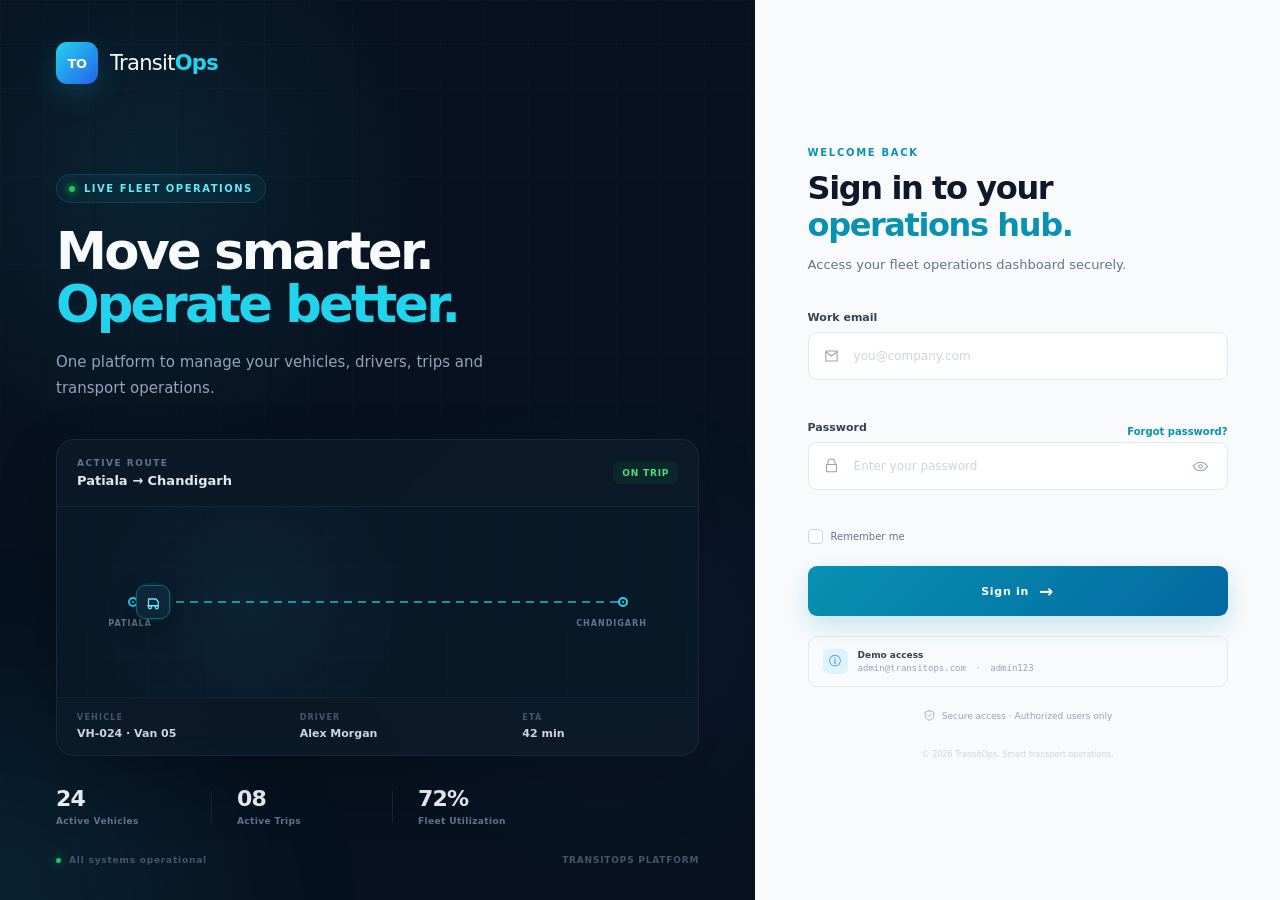
<file: pages/index.html>
<!DOCTYPE html>
<html lang="en">
<head>
    <meta charset="UTF-8">
    <meta name="viewport" content="width=device-width, initial-scale=1.0">

    <meta
        name="description"
        content="TransitOps - Smart Transport Operations Platform"
    >

    <title>TransitOps | Smart Transport Operations</title>

    <link rel="stylesheet" href="../css/style.css">
</head>

<body>

    <main class="login-page">

        <!-- =========================================
             LEFT: OPERATIONS VISUALIZATION
        ========================================== -->
        <section class="operations-panel">

            <div class="panel-grid"></div>

            <!-- Brand -->
            <header class="brand">
                <div class="brand-mark">
                    <span>TO</span>
                </div>

                <div class="brand-name">
                    <span>Transit</span><strong>Ops</strong>
                </div>
            </header>


            <!-- Main Hero Content -->
            <div class="operations-content">

                <div class="eyebrow">
                    <span class="status-dot"></span>
                    LIVE FLEET OPERATIONS
                </div>

                <h1>
                    Move smarter.<br>
                    <span>Operate better.</span>
                </h1>

                <p class="hero-description">
                    One platform to manage your vehicles, drivers,
                    trips and transport operations.
                </p>


                <!-- Route Visualization -->
                <div class="route-card">

                    <div class="route-header">
                        <div>
                            <span class="route-label">ACTIVE ROUTE</span>
                            <strong>Patiala → Chandigarh</strong>
                        </div>

                        <span class="route-status">
                            ON TRIP
                        </span>
                    </div>


                    <div class="route-map">

                        <div class="map-grid"></div>

                        <div class="route-line"></div>

                        <div class="route-point point-start">
                            <span></span>
                        </div>

                        <div class="route-point point-end">
                            <span></span>
                        </div>

                        <div class="location-label label-start">
                            PATIALA
                        </div>

                        <div class="location-label label-end">
                            CHANDIGARH
                        </div>

                        <!-- Moving Vehicle -->
                        <div class="vehicle-marker">
                            <div class="vehicle-pulse"></div>

                            <div class="vehicle-icon">
                                <svg viewBox="0 0 24 24" aria-hidden="true">
                                    <path
                                        d="M5 17h14M6 17V8h10l3 4v5M8 17a2 2 0 1 0 0 4 2 2 0 0 0 0-4Zm9 0a2 2 0 1 0 0 4 2 2 0 0 0 0-4Z"
                                    />
                                </svg>
                            </div>
                        </div>

                    </div>


                    <div class="vehicle-info">

                        <div class="vehicle-details">
                            <span>VEHICLE</span>
                            <strong>VH-024 · Van 05</strong>
                        </div>

                        <div class="vehicle-details">
                            <span>DRIVER</span>
                            <strong>Alex Morgan</strong>
                        </div>

                        <div class="vehicle-details">
                            <span>ETA</span>
                            <strong>42 min</strong>
                        </div>

                    </div>

                </div>


                <!-- Operational Stats -->
                <div class="operations-stats">

                    <div class="stat-item">
                        <span class="stat-value" data-target="24">24</span>
                        <span class="stat-label">Active Vehicles</span>
                    </div>

                    <div class="stat-divider"></div>

                    <div class="stat-item">
                        <span class="stat-value" data-target="8">08</span>
                        <span class="stat-label">Active Trips</span>
                    </div>

                    <div class="stat-divider"></div>

                    <div class="stat-item">
                        <span class="stat-value" data-target="72">72%</span>
                        <span class="stat-label">Fleet Utilization</span>
                    </div>

                </div>

            </div>


            <!-- Bottom -->
            <footer class="operations-footer">

                <span>
                    <span class="online-indicator"></span>
                    All systems operational
                </span>

                <span>
                    TRANSITOPS PLATFORM
                </span>

            </footer>

        </section>


        <!-- =========================================
             RIGHT: LOGIN
        ========================================== -->
        <section class="login-panel">

            <div class="login-container">

                <div class="mobile-brand">
                    <div class="brand-mark">
                        <span>TO</span>
                    </div>

                    <div class="brand-name">
                        <span>Transit</span><strong>Ops</strong>
                    </div>
                </div>


                <div class="login-header">

                    <span class="welcome-label">
                        WELCOME BACK
                    </span>

                    <h2>
                        Sign in to your<br>
                        <span>operations hub.</span>
                    </h2>

                    <p>
                        Access your fleet operations dashboard
                        securely.
                    </p>

                </div>


                <!-- Login Form -->
                <form id="loginForm" novalidate>

                    <!-- Email -->
                    <div class="form-group">

                        <label for="email">
                            Work email
                        </label>

                        <div class="input-wrapper">

                            <svg
                                class="input-icon"
                                viewBox="0 0 24 24"
                                aria-hidden="true"
                            >
                                <path
                                    d="M4 5h16v14H4zM4 6l8 6 8-6"
                                />
                            </svg>

                            <input
                                type="email"
                                id="email"
                                name="email"
                                placeholder="you@company.com"
                                autocomplete="email"
                                required
                            />

                        </div>

                        <small class="error-message" id="emailError"></small>

                    </div>


                    <!-- Password -->
                    <div class="form-group">

                        <div class="label-row">

                            <label for="password">
                                Password
                            </label>

                            <a href="#" id="forgotPassword">
                                Forgot password?
                            </a>

                        </div>

                        <div class="input-wrapper">

                            <svg
                                class="input-icon"
                                viewBox="0 0 24 24"
                                aria-hidden="true"
                            >
                                <path
                                    d="M7 10V7a5 5 0 0 1 10 0v3M5 10h14v10H5z"
                                />
                            </svg>

                            <input
                                type="password"
                                id="password"
                                name="password"
                                placeholder="Enter your password"
                                autocomplete="current-password"
                                required
                            />

                            <button
                                type="button"
                                class="password-toggle"
                                id="passwordToggle"
                                aria-label="Show password"
                            >
                                <svg
                                    id="eyeIcon"
                                    viewBox="0 0 24 24"
                                    aria-hidden="true"
                                >
                                    <path
                                        d="M2 12s3.5-6 10-6 10 6 10 6-3.5 6-10 6S2 12 2 12Z"
                                    />

                                    <circle
                                        cx="12"
                                        cy="12"
                                        r="2.5"
                                    />
                                </svg>
                            </button>

                        </div>

                        <small
                            class="error-message"
                            id="passwordError"
                        ></small>

                    </div>


                    <!-- Remember -->
                    <div class="login-options">

                        <label class="checkbox-wrapper">

                            <input
                                type="checkbox"
                                id="rememberMe"
                            />

                            <span class="custom-checkbox">
                                <svg viewBox="0 0 12 12">
                                    <path d="M2 6l2.5 2.5L10 3" />
                                </svg>
                            </span>

                            <span>Remember me</span>

                        </label>

                    </div>


                    <!-- Submit -->
                    <button
                        type="submit"
                        class="login-button"
                        id="loginButton"
                    >

                        <span class="button-text">
                            Sign in
                        </span>

                        <span class="button-arrow">
                            →
                        </span>

                        <span class="button-loader">
                            <span></span>
                            <span></span>
                            <span></span>
                        </span>

                    </button>

                </form>


                <!-- Demo Credentials -->
                <div class="demo-access">

                    <div class="demo-icon">
                        ⓘ
                    </div>

                    <div>
                        <strong>Demo access</strong>

                        <p>
                            admin@transitops.com
                            <span>·</span>
                            admin123
                        </p>
                    </div>

                </div>


                <!-- Security -->
                <div class="security-note">

                    <svg viewBox="0 0 24 24" aria-hidden="true">
                        <path
                            d="M12 3l8 3v5c0 5-3.4 8.5-8 10-4.6-1.5-8-5-8-10V6l8-3Z"
                        />
                        <path d="M9 12l2 2 4-4" />
                    </svg>

                    <span>
                        Secure access · Authorized users only
                    </span>

                </div>


                <p class="copyright">
                    © 2026 TransitOps. Smart transport operations.
                </p>

            </div>

        </section>

    </main>


    <!-- Toast -->
    <div
        class="toast"
        id="toast"
        role="alert"
        aria-live="polite"
    >
        <span class="toast-icon">✓</span>
        <span id="toastMessage"></span>
    </div>


    <script src="../js/app.js"></script>

</body>
</html>
</file>
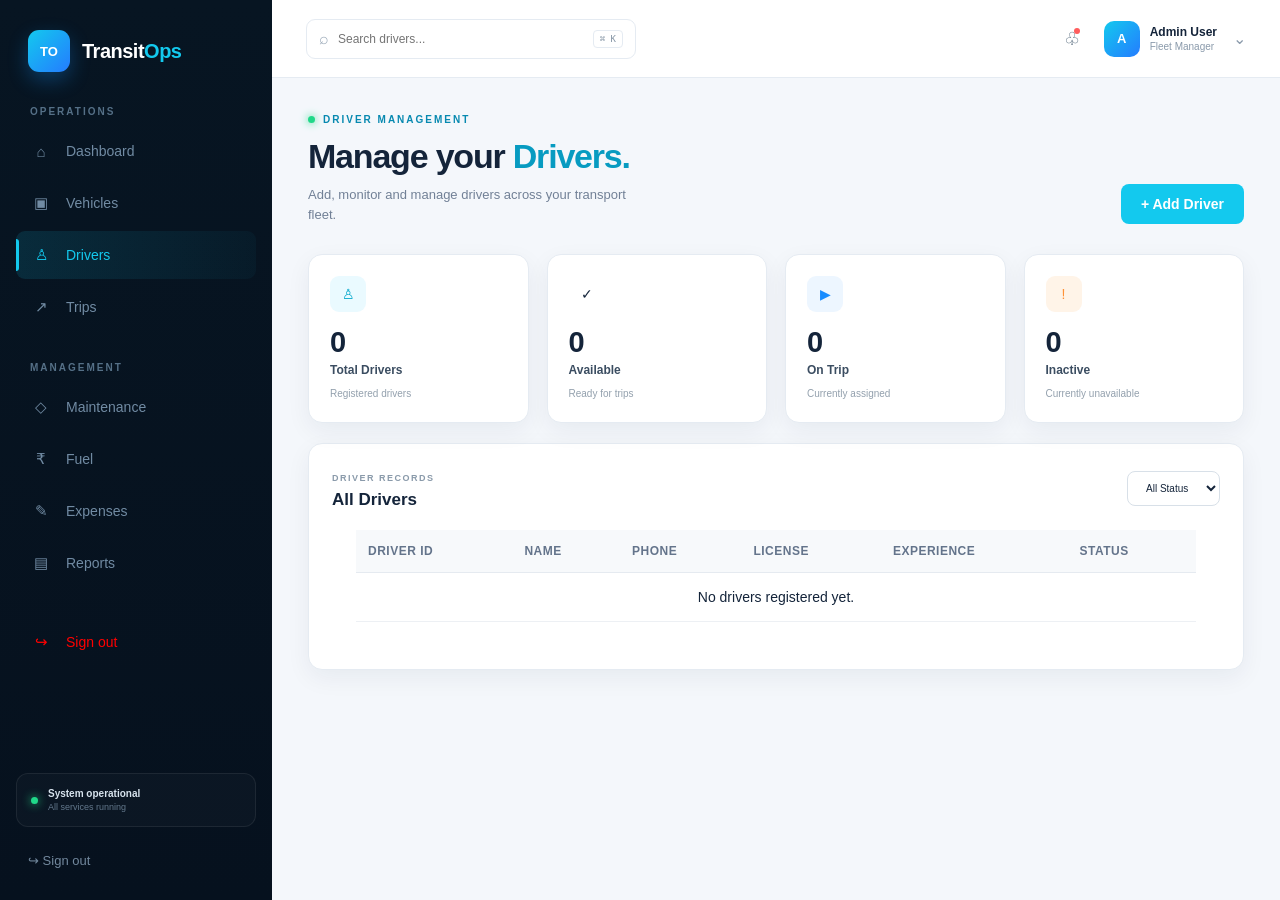
<file: pages/drivers.html>
<!DOCTYPE html>
<html lang="en">

<head>
    <meta charset="UTF-8">
    <meta name="viewport" content="width=device-width, initial-scale=1.0">

    <title>TransitOps | Drivers</title>

    <link rel="stylesheet" href="../css/dashboard.css">
    <link rel="stylesheet" href="../css/drivers.css">
</head>

<body>

    <!-- SIDEBAR -->
    <aside class="sidebar">

        <div class="brand">
            <div class="brand-logo">TO</div>
            <div class="brand-name">Transit<span>Ops</span></div>
        </div>

        <div class="menu-section">
            <p class="menu-title">OPERATIONS</p>

        <a href="dashboard.html" class="menu-item">
            <span class="menu-icon">⌂</span>
            <span>Dashboard</span>
        </a>

        <a href="vehicles.html" class="menu-item">
            <span class="menu-icon">▣</span>
            <span>Vehicles</span>
        </a>

        <a href="drivers.html" class="menu-item active">
            <span class="menu-icon">♙</span>
            <span>Drivers</span>
        </a>

        <a href="trips.html" class="menu-item">
            <span class="menu-icon">↗</span>
            <span>Trips</span>
        </a>
        </div>


        <div class="menu-section">
            <p class="menu-title">MANAGEMENT</p>

        <a href="maintenance.html" class="menu-item">
            <span class="menu-icon">◇</span>
            <span>Maintenance</span>
        </a>

        <a href="fuel.html" class="menu-item">
            <span class="menu-icon">₹</span>
            <span>Fuel</span>
        </a>

        <a href="expenses.html" class="menu-item">
            <span class="menu-icon">✎</span>
            <span>Expenses</span>
        </a>

        <a href="reports.html" class="menu-item">
            <span class="menu-icon">▤</span>
            <span>Reports</span>
        </a>
        </div>


        <div class="menu-section">
        <a href="index.html" class="menu-item sign-out-link">
            <span class="menu-icon">↪</span>
            <span>Sign out</span>
        </a>
        </div>


        <div class="sidebar-bottom">

            <div class="system-status">
                <span class="status-dot"></span>

                <div>
                    <strong>System operational</strong>
                    <small>All services running</small>
                </div>
            </div>

            <button class="logout-btn" id="logoutBtn">
                <span>↪</span>
                Sign out
            </button>

        </div>

    </aside>


    <!-- MAIN CONTENT -->
    <main class="main-content">

        <!-- TOPBAR -->
        <header class="topbar">

            <div class="topbar-left">

                <button class="mobile-menu" id="mobileMenu">
                    ☰
                </button>

                <div class="search-box">
                    <span>⌕</span>
                    <input type="text" placeholder="Search drivers...">
                    <kbd>⌘ K</kbd>
                </div>

            </div>

            <div class="topbar-right">

                <button class="notification-btn">
                    ♧
                    <span class="notification-dot"></span>
                </button>

                <div class="profile">
                    <div class="profile-avatar" id="sharedProfileAvatar">A</div>

                    <div class="profile-info">
                        <strong id="sharedProfileName">Admin User</strong>
                        <small id="sharedProfileRole">Fleet Manager</small>
                    </div>

                    <span class="profile-arrow">⌄</span>
                </div>

            </div>

        </header>


        <!-- DRIVER CONTENT -->
        <section class="dashboard-content">

            <!-- PAGE HEADER -->
            <div class="welcome-section">

                <div>

                    <div class="live-label">
                        <span></span>
                        DRIVER MANAGEMENT
                    </div>

                    <h1>
                        Manage your <span>Drivers.</span>
                    </h1>

                    <p>
                        Add, monitor and manage drivers across your transport fleet.
                    </p>

                </div>

                <button class="primary-btn" id="addDriverBtn">
                    + Add Driver
                </button>

            </div>


            <!-- DRIVER STATS -->
            <div class="stats-grid">

                <div class="stat-card">

                    <div class="stat-top">
                        <div class="stat-icon cyan">♙</div>
                    </div>

                    <h2 id="totalDrivers">0</h2>
                    <p>Total Drivers</p>
                    <span class="stat-detail">Registered drivers</span>

                </div>


                <div class="stat-card">

                    <div class="stat-top">
                        <div class="stat-icon green">✓</div>
                    </div>

                    <h2 id="availableDrivers">0</h2>
                    <p>Available</p>
                    <span class="stat-detail">Ready for trips</span>

                </div>


                <div class="stat-card">

                    <div class="stat-top">
                        <div class="stat-icon blue">▶</div>
                    </div>

                    <h2 id="onTripDrivers">0</h2>
                    <p>On Trip</p>
                    <span class="stat-detail">Currently assigned</span>

                </div>


                <div class="stat-card">

                    <div class="stat-top">
                        <div class="stat-icon orange">!</div>
                    </div>

                    <h2 id="inactiveDrivers">0</h2>
                    <p>Inactive</p>
                    <span class="stat-detail">Currently unavailable</span>

                </div>

            </div>


            <!-- ADD DRIVER FORM -->
            <div class="panel" id="driverFormPanel" style="display: none;">

                <div class="panel-header">

                    <div>
                        <small>NEW DRIVER</small>
                        <h2>Add Driver</h2>
                    </div>

                </div>


                <form id="driverForm">

                    <div class="form-grid">

                        <div class="form-group">
                            <label>Driver Name</label>

                            <input
                                type="text"
                                id="driverName"
                                placeholder="Enter driver name"
                                required
                            >
                        </div>


                        <div class="form-group">
                            <label>Phone Number</label>

                            <input
                                type="tel"
                                id="driverPhone"
                                placeholder="Enter phone number"
                                required
                            >
                        </div>


                        <div class="form-group">
                            <label>License Number</label>

                            <input
                                type="text"
                                id="licenseNumber"
                                placeholder="Enter license number"
                                required
                            >
                        </div>


                        <div class="form-group">
                            <label>License Type</label>

                            <select id="licenseType" required>

                                <option value="">
                                    Select license type
                                </option>

                                <option value="LMV">
                                    LMV
                                </option>

                                <option value="HMV">
                                    HMV
                                </option>

                                <option value="Transport">
                                    Transport
                                </option>

                            </select>

                        </div>


                        <div class="form-group">
                            <label>Experience (Years)</label>

                            <input
                                type="number"
                                id="experience"
                                placeholder="Enter experience"
                                min="0"
                                required
                            >
                        </div>


                        <div class="form-group">
                            <label>Status</label>

                            <select id="driverStatus" required>

                                <option value="Available">
                                    Available
                                </option>

                                <option value="On Trip">
                                    On Trip
                                </option>

                                <option value="Inactive">
                                    Inactive
                                </option>

                            </select>

                        </div>

                    </div>


                    <div class="form-actions">

                        <button
                            type="button"
                            class="secondary-btn"
                            id="cancelDriverBtn"
                        >
                            Cancel
                        </button>

                        <button
                            type="submit"
                            class="primary-btn"
                        >
                            Add Driver
                        </button>

                    </div>

                </form>

            </div>


            <!-- DRIVER TABLE -->
            <div class="panel">

                <div class="panel-header">

                    <div>

                        <small>DRIVER RECORDS</small>

                        <h2>All Drivers</h2>

                    </div>


                    <select id="driverStatusFilter">

                        <option value="all">
                            All Status
                        </option>

                        <option value="Available">
                            Available
                        </option>

                        <option value="On Trip">
                            On Trip
                        </option>

                        <option value="Inactive">
                            Inactive
                        </option>

                    </select>

                </div>


                <div class="table-container">

                    <table>

                        <thead>

                            <tr>

                                <th>Driver ID</th>
                                <th>Name</th>
                                <th>Phone</th>
                                <th>License</th>
                                <th>Experience</th>
                                <th>Status</th>

                            </tr>

                        </thead>


                        <tbody id="driversTableBody">

                            <tr>

                                <td
                                    colspan="6"
                                    style="text-align: center;"
                                >
                                    No drivers registered yet.
                                </td>

                            </tr>

                        </tbody>

                    </table>

                </div>

            </div>

        </section>

    </main>


    <script src="../js/shared.js"></script>
    <script src="../js/drivers.js"></script>

</body>

</html>
</file>
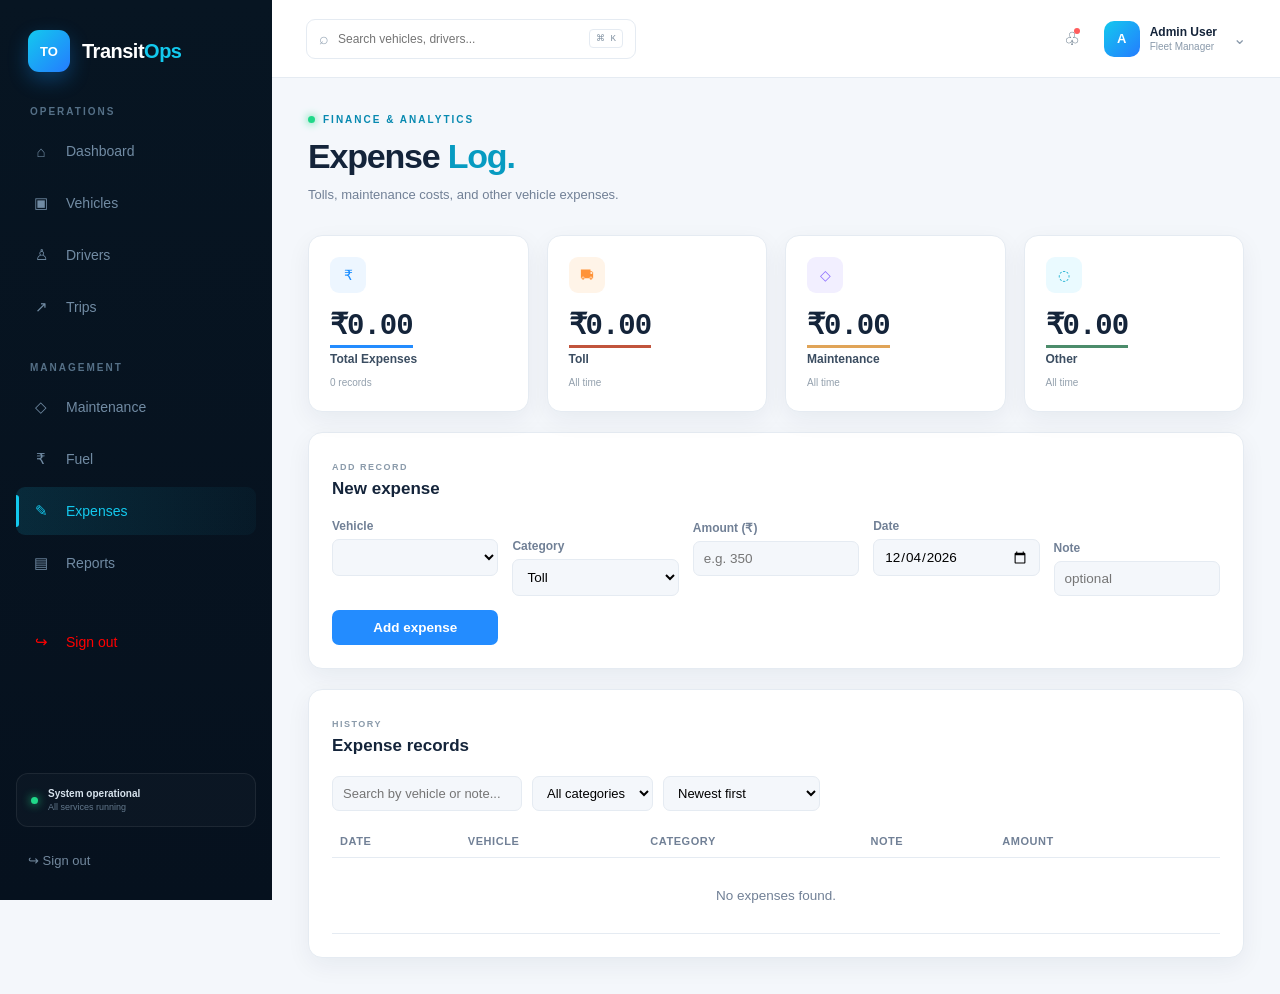
<file: pages/expenses.html>
<!DOCTYPE html>
<html lang="en">
<head>
    <meta charset="UTF-8">
    <meta name="viewport" content="width=device-width, initial-scale=1.0">
    <title>TransitOps | Expenses</title>
    <link rel="stylesheet" href="../css/dashboard.css">
    <link rel="stylesheet" href="../css/expenses.css">
</head>
<body>

<div class="dashboard-layout">

    <aside class="sidebar">
        <div class="brand">
            <div class="brand-logo">TO</div>
            <div class="brand-name">Transit<span>Ops</span></div>
        </div>

        <div class="menu-section">
            <p class="menu-title">OPERATIONS</p>
            <a href="dashboard.html" class="menu-item">
                <span class="menu-icon">⌂</span><span>Dashboard</span>
            </a>
            <a href="vehicles.html" class="menu-item">
                <span class="menu-icon">▣</span><span>Vehicles</span>
            </a>
            <a href="drivers.html" class="menu-item">
                <span class="menu-icon">♙</span><span>Drivers</span>
            </a>
            <a href="trips.html" class="menu-item">
                <span class="menu-icon">↗</span><span>Trips</span>
            </a>
        </div>

        <div class="menu-section">
            <p class="menu-title">MANAGEMENT</p>
            <a href="maintenance.html" class="menu-item">
                <span class="menu-icon">◇</span><span>Maintenance</span>
            </a>
            <a href="fuel.html" class="menu-item">
                <span class="menu-icon">₹</span><span>Fuel</span>
            </a>

            <a href="expenses.html" class="menu-item active">
                <span class="menu-icon">✎</span><span>Expenses</span>
            </a>
            <a href="reports.html" class="menu-item">
                <span class="menu-icon">▤</span><span>Reports</span>
            </a>
        </div>

        <div class="menu-section">
            <a href="index.html" class="menu-item sign-out-link">
                <span class="menu-icon">↪</span><span>Sign out</span>
            </a>
        </div>

        <div class="sidebar-bottom">
            <div class="system-status">
                <span class="status-dot"></span>
                <div>
                    <strong>System operational</strong>
                    <small>All services running</small>
                </div>
            </div>
            <button class="logout-btn" id="logoutBtn"><span>↪</span> Sign out</button>
        </div>
    </aside>


    <main class="main-content">

        <header class="topbar">
            <div class="topbar-left">
                <button class="mobile-menu" id="mobileMenu">☰</button>
                <div class="search-box">
                    <span>⌕</span>
                    <input type="text" placeholder="Search vehicles, drivers...">
                    <kbd>⌘ K</kbd>
                </div>
            </div>
            <div class="topbar-right">
                <button class="notification-btn">♧<span class="notification-dot"></span></button>
                <div class="profile">
                    <div class="profile-avatar" id="sharedProfileAvatar">A</div>
                    <div class="profile-info"><strong id="sharedProfileName">Admin User</strong><small id="sharedProfileRole">Fleet Manager</small></div>
                    <span class="profile-arrow">⌄</span>
                </div>
            </div>
        </header>

        <section class="dashboard-content">

            <div class="welcome-section">
                <div>
                    <div class="live-label"><span></span> FINANCE &amp; ANALYTICS</div>
                    <h1>Expense <span>Log.</span></h1>
                    <p>Tolls, maintenance costs, and other vehicle expenses.</p>
                </div>
            </div>

            <div class="stats-grid" id="statGrid"></div>

            <div class="panel" style="margin-bottom:20px;">
                <div class="panel-header">
                    <div><small>ADD RECORD</small><h2>New expense</h2></div>
                </div>
                <form id="expenseForm" class="form-grid" novalidate>
                    <div class="field">
                        <label for="vehicleSelect">Vehicle</label>
                        <select id="vehicleSelect" required></select>
                        <div class="field-error" id="err-vehicle"></div>
                    </div>
                    <div class="field">
                        <label for="categorySelect">Category</label>
                        <select id="categorySelect" required>
                            <option value="Toll">Toll</option>
                            <option value="Maintenance">Maintenance</option>
                            <option value="Other">Other</option>
                        </select>
                    </div>
                    <div class="field">
                        <label for="amountInput">Amount (₹)</label>
                        <input type="number" id="amountInput" step="0.01" min="0.01" placeholder="e.g. 350" required>
                        <div class="field-error" id="err-amount"></div>
                    </div>
                    <div class="field">
                        <label for="dateInput">Date</label>
                        <input type="date" id="dateInput" required>
                        <div class="field-error" id="err-date"></div>
                    </div>
                    <div class="field">
                        <label for="noteInput">Note</label>
                        <input type="text" id="noteInput" placeholder="optional">
                    </div>
                    <div class="field">
                        <button type="submit" class="btn btn--primary">Add expense</button>
                    </div>
                </form>
            </div>

            <div class="panel">
                <div class="panel-header">
                    <div><small>HISTORY</small><h2>Expense records</h2></div>
                </div>
                <div class="toolbar">
                    <input type="text" id="searchInput" placeholder="Search by vehicle or note...">
                    <select id="categoryFilter">
                        <option value="">All categories</option>
                        <option value="Toll">Toll</option>
                        <option value="Maintenance">Maintenance</option>
                        <option value="Other">Other</option>
                    </select>
                    <select id="sortSelect">
                        <option value="date-desc">Newest first</option>
                        <option value="date-asc">Oldest first</option>
                        <option value="amount-desc">Amount: high to low</option>
                    </select>
                </div>
                <table>
                    <thead>
                        <tr><th>Date</th><th>Vehicle</th><th>Category</th><th>Note</th><th>Amount</th><th></th></tr>
                    </thead>
                    <tbody id="expenseTableBody"></tbody>
                </table>
            </div>

        </section>
    </main>
</div>

<script src="../js/shared.js"></script>
<script src="../js/expenses.js"></script>
</body>
</html>
</file>
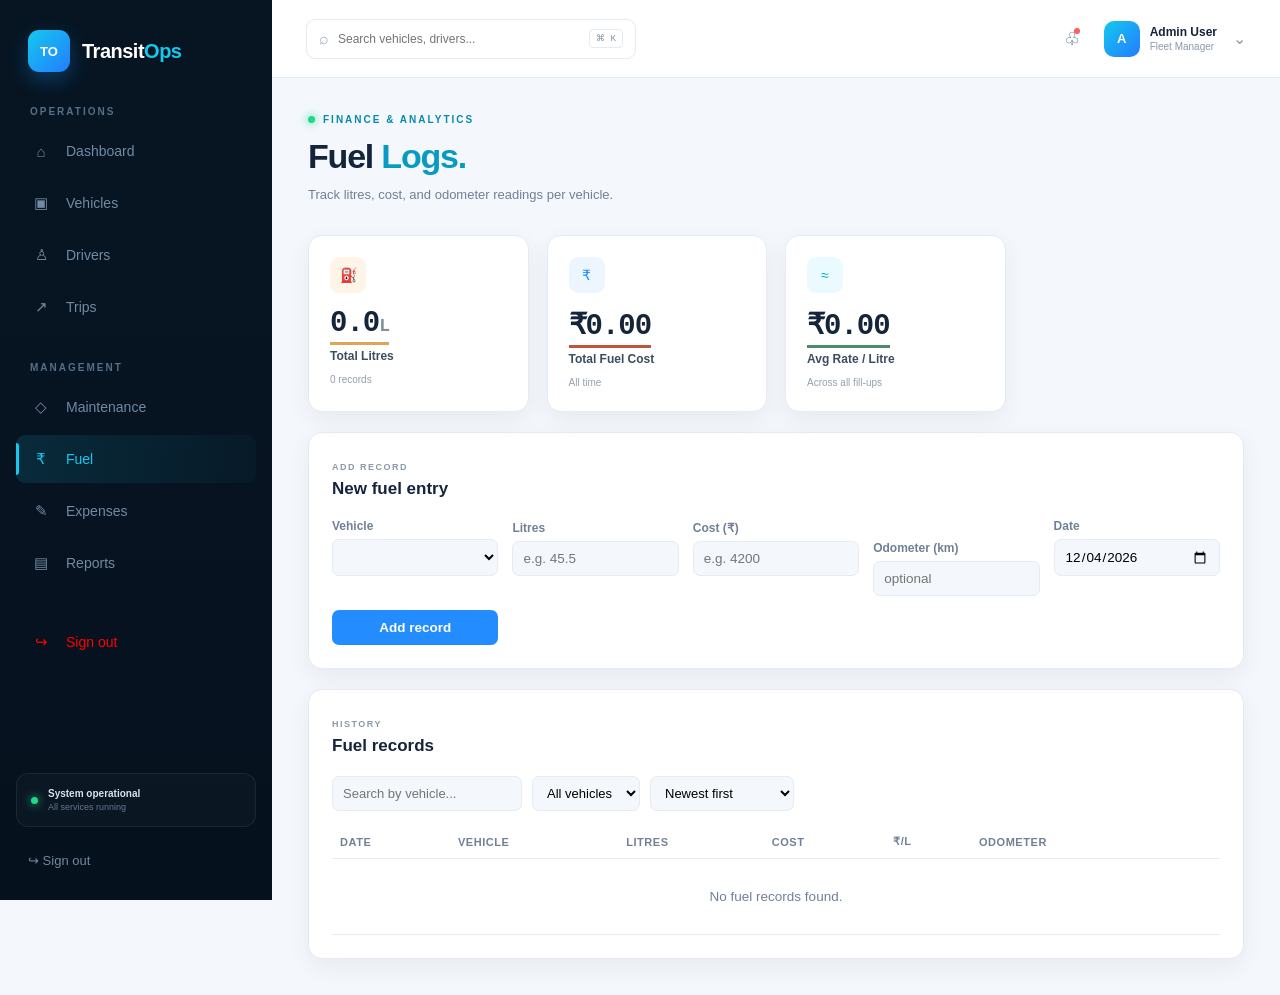
<file: pages/fuel.html>
<!DOCTYPE html>
<html lang="en">
<head>
    <meta charset="UTF-8">
    <meta name="viewport" content="width=device-width, initial-scale=1.0">
    <title>TransitOps | Fuel Logs</title>
    <link rel="stylesheet" href="../css/dashboard.css">
    <link rel="stylesheet" href="../css/fuel.css">
</head>
<body>

<div class="dashboard-layout">

    <!-- ================= SIDEBAR ================= -->
    <aside class="sidebar">
        <div class="brand">
            <div class="brand-logo">TO</div>
            <div class="brand-name">Transit<span>Ops</span></div>
        </div>

        <div class="menu-section">
            <p class="menu-title">OPERATIONS</p>
            <a href="dashboard.html" class="menu-item">
                <span class="menu-icon">⌂</span><span>Dashboard</span>
            </a>
            <a href="vehicles.html" class="menu-item">
                <span class="menu-icon">▣</span><span>Vehicles</span>
            </a>
            <a href="drivers.html" class="menu-item">
                <span class="menu-icon">♙</span><span>Drivers</span>
            </a>
            <a href="trips.html" class="menu-item">
                <span class="menu-icon">↗</span><span>Trips</span>
            </a>
        </div>

        <div class="menu-section">
            <p class="menu-title">MANAGEMENT</p>
            <a href="maintenance.html" class="menu-item">
                <span class="menu-icon">◇</span><span>Maintenance</span>
            </a>
            <a href="fuel.html" class="menu-item active">
                <span class="menu-icon">₹</span><span>Fuel</span>
            </a>

            <a href="expenses.html" class="menu-item">
                <span class="menu-icon">✎</span><span>Expenses</span>
            </a>
            <a href="reports.html" class="menu-item">
                <span class="menu-icon">▤</span><span>Reports</span>
            </a>
        </div>

        <div class="menu-section">
            <a href="index.html" class="menu-item sign-out-link">
                <span class="menu-icon">↪</span><span>Sign out</span>
            </a>
        </div>

        <div class="sidebar-bottom">
            <div class="system-status">
                <span class="status-dot"></span>
                <div>
                    <strong>System operational</strong>
                    <small>All services running</small>
                </div>
            </div>
            <button class="logout-btn" id="logoutBtn"><span>↪</span> Sign out</button>
        </div>
    </aside>


    <!-- ================= MAIN AREA ================= -->
    <main class="main-content">

        <header class="topbar">
            <div class="topbar-left">
                <button class="mobile-menu" id="mobileMenu">☰</button>
                <div class="search-box">
                    <span>⌕</span>
                    <input type="text" placeholder="Search vehicles, drivers...">
                    <kbd>⌘ K</kbd>
                </div>
            </div>
            <div class="topbar-right">
                <button class="notification-btn">♧<span class="notification-dot"></span></button>
                <div class="profile">
                    <div class="profile-avatar" id="sharedProfileAvatar">A</div>
                    <div class="profile-info"><strong id="sharedProfileName">Admin User</strong><small id="sharedProfileRole">Fleet Manager</small></div>
                    <span class="profile-arrow">⌄</span>
                </div>
            </div>
        </header>

        <section class="dashboard-content">

            <div class="welcome-section">
                <div>
                    <div class="live-label"><span></span> FINANCE &amp; ANALYTICS</div>
                    <h1>Fuel <span>Logs.</span></h1>
                    <p>Track litres, cost, and odometer readings per vehicle.</p>
                </div>
            </div>

            <div class="stats-grid" id="statGrid"></div>

            <div class="panel" style="margin-bottom:20px;">
                <div class="panel-header">
                    <div><small>ADD RECORD</small><h2>New fuel entry</h2></div>
                </div>
                <form id="fuelForm" class="form-grid" novalidate>
                    <div class="field">
                        <label for="vehicleSelect">Vehicle</label>
                        <select id="vehicleSelect" required></select>
                        <div class="field-error" id="err-vehicle"></div>
                    </div>
                    <div class="field">
                        <label for="litresInput">Litres</label>
                        <input type="number" id="litresInput" step="0.01" min="0.01" placeholder="e.g. 45.5" required>
                        <div class="field-error" id="err-litres"></div>
                    </div>
                    <div class="field">
                        <label for="costInput">Cost (₹)</label>
                        <input type="number" id="costInput" step="0.01" min="0.01" placeholder="e.g. 4200" required>
                        <div class="field-error" id="err-cost"></div>
                    </div>
                    <div class="field">
                        <label for="odometerInput">Odometer (km)</label>
                        <input type="number" id="odometerInput" step="1" min="0" placeholder="optional">
                    </div>
                    <div class="field">
                        <label for="dateInput">Date</label>
                        <input type="date" id="dateInput" required>
                        <div class="field-error" id="err-date"></div>
                    </div>
                    <div class="field">
                        <button type="submit" class="btn btn--primary">Add record</button>
                    </div>
                </form>
            </div>

            <div class="panel">
                <div class="panel-header">
                    <div><small>HISTORY</small><h2>Fuel records</h2></div>
                </div>
                <div class="toolbar">
                    <input type="text" id="searchInput" placeholder="Search by vehicle...">
                    <select id="vehicleFilter"><option value="">All vehicles</option></select>
                    <select id="sortSelect">
                        <option value="date-desc">Newest first</option>
                        <option value="date-asc">Oldest first</option>
                        <option value="cost-desc">Cost: high to low</option>
                        <option value="litres-desc">Litres: high to low</option>
                    </select>
                </div>
                <table>
                    <thead>
                        <tr>
                            <th>Date</th><th>Vehicle</th><th>Litres</th><th>Cost</th><th>₹/L</th><th>Odometer</th><th></th>
                        </tr>
                    </thead>
                    <tbody id="fuelTableBody"></tbody>
                </table>
            </div>

        </section>
    </main>
</div>

<script src="../js/shared.js"></script>
<script src="../js/fuel.js"></script>
</body>
</html>
</file>
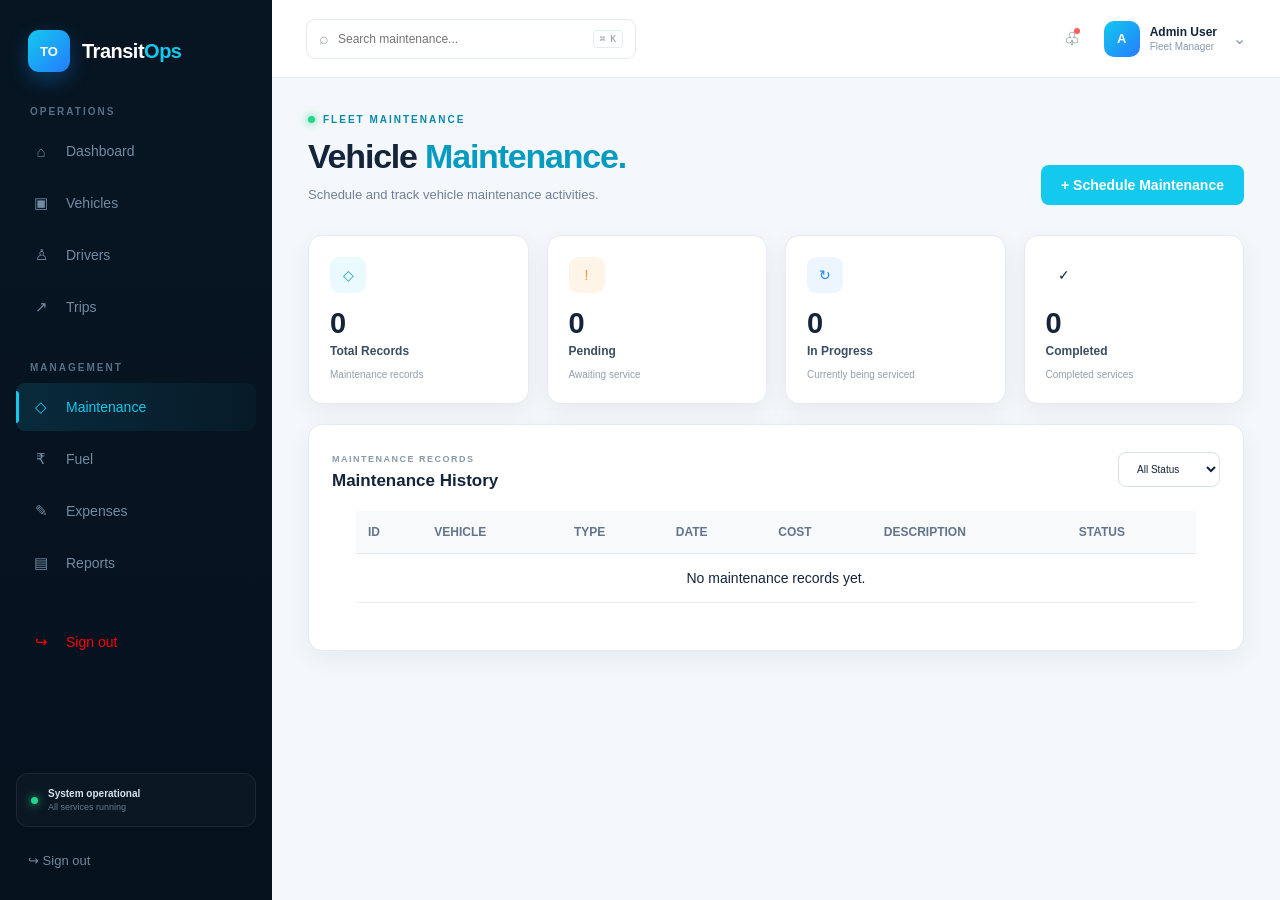
<file: pages/maintenance.html>
<!DOCTYPE html>
<html lang="en">

<head>
    <meta charset="UTF-8">
    <meta name="viewport" content="width=device-width, initial-scale=1.0">

    <title>TransitOps | Maintenance</title>

    <link rel="stylesheet" href="../css/dashboard.css">
    <link rel="stylesheet" href="../css/maintenance.css">
</head>

<body>

    <!-- SIDEBAR -->
    <aside class="sidebar">

        <div class="brand">
            <div class="brand-logo">TO</div>
            <div class="brand-name">Transit<span>Ops</span></div>
        </div>

        <div class="menu-section">
            <p class="menu-title">OPERATIONS</p>

        <a href="dashboard.html" class="menu-item">
            <span class="menu-icon">⌂</span>
            <span>Dashboard</span>
        </a>

        <a href="vehicles.html" class="menu-item">
            <span class="menu-icon">▣</span>
            <span>Vehicles</span>
        </a>

        <a href="drivers.html" class="menu-item">
            <span class="menu-icon">♙</span>
            <span>Drivers</span>
        </a>

        <a href="trips.html" class="menu-item">
            <span class="menu-icon">↗</span>
            <span>Trips</span>
        </a>
        </div>


        <div class="menu-section">
            <p class="menu-title">MANAGEMENT</p>

        <a href="maintenance.html" class="menu-item active">
            <span class="menu-icon">◇</span>
            <span>Maintenance</span>
        </a>

        <a href="fuel.html" class="menu-item">
            <span class="menu-icon">₹</span>
            <span>Fuel</span>
        </a>

        <a href="expenses.html" class="menu-item">
            <span class="menu-icon">✎</span>
            <span>Expenses</span>
        </a>

        <a href="reports.html" class="menu-item">
            <span class="menu-icon">▤</span>
            <span>Reports</span>
        </a>
        </div>


        <div class="menu-section">
        <a href="index.html" class="menu-item sign-out-link">
            <span class="menu-icon">↪</span>
            <span>Sign out</span>
        </a>
        </div>


        <div class="sidebar-bottom">

            <div class="system-status">
                <span class="status-dot"></span>

                <div>
                    <strong>System operational</strong>
                    <small>All services running</small>
                </div>
            </div>

            <button class="logout-btn" id="logoutBtn">
                <span>↪</span>
                Sign out
            </button>

        </div>

    </aside>


    <!-- MAIN CONTENT -->
    <main class="main-content">

        <!-- TOP BAR -->
        <header class="topbar">

            <div class="topbar-left">

                <button class="mobile-menu" id="mobileMenu">
                    ☰
                </button>

                <div class="search-box">
                    <span>⌕</span>
                    <input
                        type="text"
                        id="maintenanceSearch"
                        placeholder="Search maintenance..."
                    >
                    <kbd>⌘ K</kbd>
                </div>

            </div>

            <div class="topbar-right">

                <button class="notification-btn">
                    ♧
                    <span class="notification-dot"></span>
                </button>

                <div class="profile">

                    <div class="profile-avatar" id="sharedProfileAvatar">
                        A
                    </div>

                    <div class="profile-info">
                        <strong id="sharedProfileName">Admin User</strong>
                        <small id="sharedProfileRole">Fleet Manager</small>
                    </div>

                    <span class="profile-arrow">⌄</span>

                </div>

            </div>

        </header>


        <!-- CONTENT -->
        <section class="dashboard-content">

            <!-- HEADER -->
            <div class="welcome-section">

                <div>

                    <div class="live-label">
                        <span></span>
                        FLEET MAINTENANCE
                    </div>

                    <h1>
                        Vehicle <span>Maintenance.</span>
                    </h1>

                    <p>
                        Schedule and track vehicle maintenance activities.
                    </p>

                </div>


                <button
                    class="primary-btn"
                    id="addMaintenanceBtn"
                >
                    + Schedule Maintenance
                </button>

            </div>


            <!-- STATS -->
            <div class="stats-grid">

                <div class="stat-card">

                    <div class="stat-top">
                        <div class="stat-icon cyan">
                            ◇
                        </div>
                    </div>

                    <h2 id="totalMaintenance">0</h2>

                    <p>Total Records</p>

                    <span class="stat-detail">
                        Maintenance records
                    </span>

                </div>


                <div class="stat-card">

                    <div class="stat-top">
                        <div class="stat-icon orange">
                            !
                        </div>
                    </div>

                    <h2 id="pendingMaintenance">0</h2>

                    <p>Pending</p>

                    <span class="stat-detail">
                        Awaiting service
                    </span>

                </div>


                <div class="stat-card">

                    <div class="stat-top">
                        <div class="stat-icon blue">
                            ↻
                        </div>
                    </div>

                    <h2 id="inProgressMaintenance">0</h2>

                    <p>In Progress</p>

                    <span class="stat-detail">
                        Currently being serviced
                    </span>

                </div>


                <div class="stat-card">

                    <div class="stat-top">
                        <div class="stat-icon green">
                            ✓
                        </div>
                    </div>

                    <h2 id="completedMaintenance">0</h2>

                    <p>Completed</p>

                    <span class="stat-detail">
                        Completed services
                    </span>

                </div>

            </div>


            <!-- FORM -->
            <div
                class="panel"
                id="maintenanceFormPanel"
                style="display: none;"
            >

                <div class="panel-header">

                    <div>

                        <small>MAINTENANCE</small>

                        <h2>Schedule Maintenance</h2>

                    </div>

                </div>


                <form id="maintenanceForm">

                    <div class="form-grid">

                        <div class="form-group">

                            <label>Vehicle</label>

                            <select
                                id="maintenanceVehicle"
                                required
                            >
                                <option value="">
                                    Select vehicle
                                </option>
                            </select>

                        </div>


                        <div class="form-group">

                            <label>Maintenance Type</label>

                            <select
                                id="maintenanceType"
                                required
                            >

                                <option value="">
                                    Select type
                                </option>

                                <option value="Routine Service">
                                    Routine Service
                                </option>

                                <option value="Oil Change">
                                    Oil Change
                                </option>

                                <option value="Brake Service">
                                    Brake Service
                                </option>

                                <option value="Engine Repair">
                                    Engine Repair
                                </option>

                                <option value="Tyre Replacement">
                                    Tyre Replacement
                                </option>

                                <option value="Other">
                                    Other
                                </option>

                            </select>

                        </div>


                        <div class="form-group">

                            <label>Service Date</label>

                            <input
                                type="date"
                                id="maintenanceDate"
                                required
                            >

                        </div>


                        <div class="form-group">

                            <label>Cost (₹)</label>

                            <input
                                type="number"
                                id="maintenanceCost"
                                placeholder="Enter cost"
                                min="0"
                                required
                            >

                        </div>


                        <div class="form-group full-width">

                            <label>Description</label>

                            <textarea
                                id="maintenanceDescription"
                                placeholder="Enter maintenance details"
                                rows="3"
                                required
                            ></textarea>

                        </div>

                    </div>


                    <div class="form-actions">

                        <button
                            type="button"
                            class="secondary-btn"
                            id="cancelMaintenanceBtn"
                        >
                            Cancel
                        </button>

                        <button
                            type="submit"
                            class="primary-btn"
                        >
                            Schedule Maintenance
                        </button>

                    </div>

                </form>

            </div>


            <!-- TABLE -->
            <div class="panel">

                <div class="panel-header">

                    <div>

                        <small>MAINTENANCE RECORDS</small>

                        <h2>Maintenance History</h2>

                    </div>

                    <select id="maintenanceStatusFilter">

                        <option value="all">
                            All Status
                        </option>

                        <option value="Pending">
                            Pending
                        </option>

                        <option value="In Progress">
                            In Progress
                        </option>

                        <option value="Completed">
                            Completed
                        </option>

                    </select>

                </div>


                <div class="table-container">

                    <table>

                        <thead>

                            <tr>

                                <th>ID</th>
                                <th>Vehicle</th>
                                <th>Type</th>
                                <th>Date</th>
                                <th>Cost</th>
                                <th>Description</th>
                                <th>Status</th>

                            </tr>

                        </thead>


                        <tbody id="maintenanceTableBody">

                            <tr>

                                <td
                                    colspan="7"
                                    style="text-align: center;"
                                >
                                    No maintenance records yet.
                                </td>

                            </tr>

                        </tbody>

                    </table>

                </div>

            </div>

        </section>

    </main>


    <script src="../js/shared.js"></script>
    <script src="../js/maintenance.js"></script>

</body>

</html>
</file>
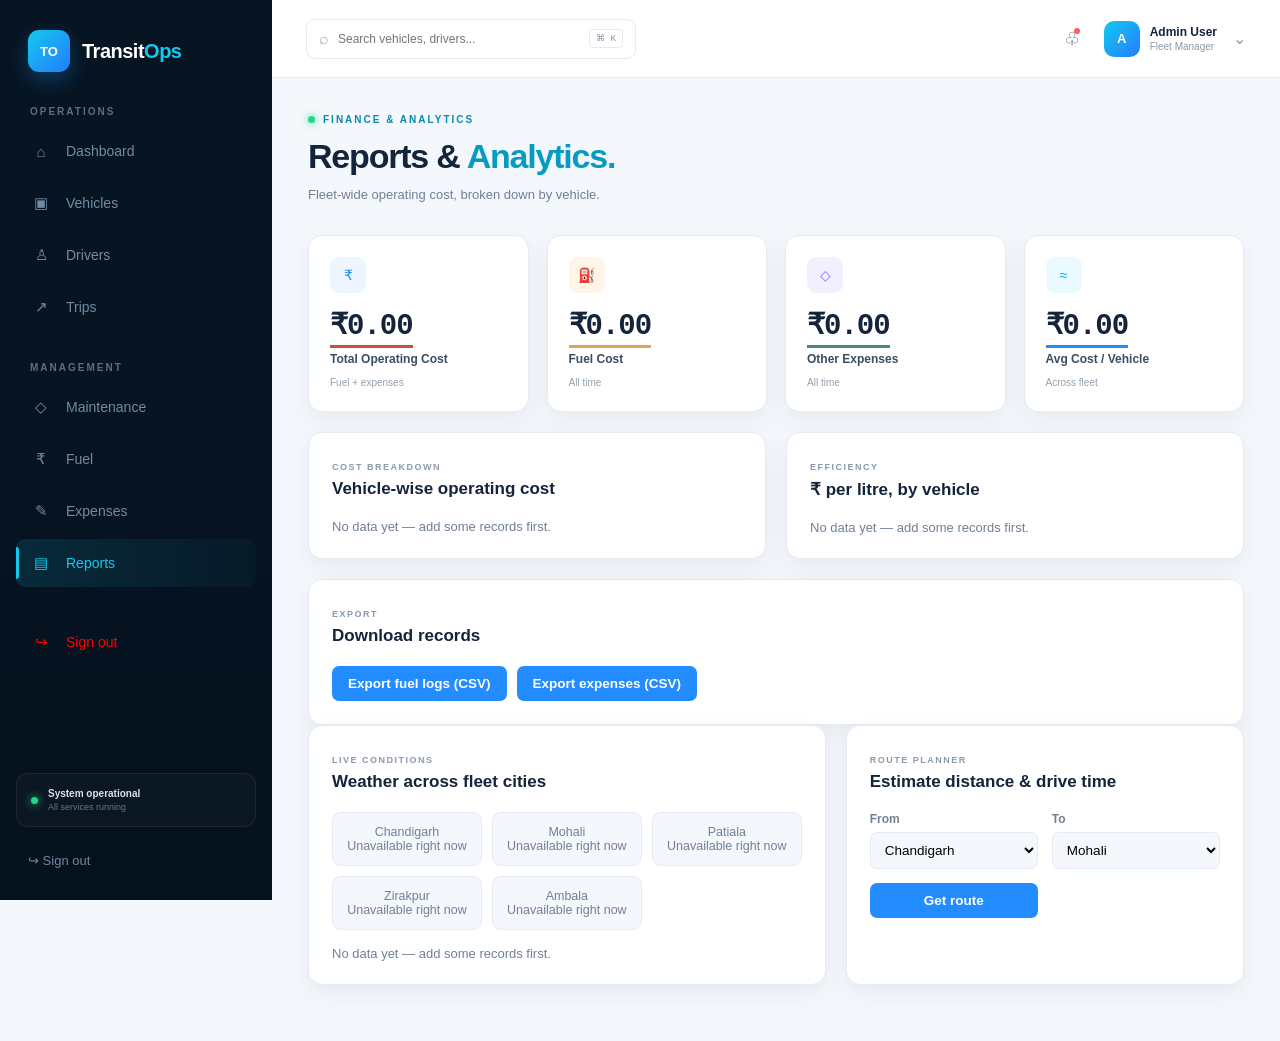
<file: pages/reports.html>
<!DOCTYPE html>
<html lang="en">
<head>
    <meta charset="UTF-8">
    <meta name="viewport" content="width=device-width, initial-scale=1.0">
    <title>TransitOps | Reports</title>
    <link rel="stylesheet" href="../css/dashboard.css">
    <link rel="stylesheet" href="../css/reports.css">
</head>
<body>

<div class="dashboard-layout">

    <aside class="sidebar">
        <div class="brand">
            <div class="brand-logo">TO</div>
            <div class="brand-name">Transit<span>Ops</span></div>
        </div>

        <div class="menu-section">
            <p class="menu-title">OPERATIONS</p>
            <a href="dashboard.html" class="menu-item">
                <span class="menu-icon">⌂</span><span>Dashboard</span>
            </a>
            <a href="vehicles.html" class="menu-item">
                <span class="menu-icon">▣</span><span>Vehicles</span>
            </a>
            <a href="drivers.html" class="menu-item">
                <span class="menu-icon">♙</span><span>Drivers</span>
            </a>
            <a href="trips.html" class="menu-item">
                <span class="menu-icon">↗</span><span>Trips</span>
            </a>
        </div>

        <div class="menu-section">
            <p class="menu-title">MANAGEMENT</p>
            <a href="maintenance.html" class="menu-item">
                <span class="menu-icon">◇</span><span>Maintenance</span>
            </a>
            <a href="fuel.html" class="menu-item">
                <span class="menu-icon">₹</span><span>Fuel</span>
            </a>

            <a href="expenses.html" class="menu-item">
                <span class="menu-icon">✎</span><span>Expenses</span>
            </a>
            <a href="reports.html" class="menu-item active">
                <span class="menu-icon">▤</span><span>Reports</span>
            </a>
        </div>

        <div class="menu-section">
            <a href="index.html" class="menu-item sign-out-link">
                <span class="menu-icon">↪</span><span>Sign out</span>
            </a>
        </div>

        <div class="sidebar-bottom">
            <div class="system-status">
                <span class="status-dot"></span>
                <div>
                    <strong>System operational</strong>
                    <small>All services running</small>
                </div>
            </div>
            <button class="logout-btn" id="logoutBtn"><span>↪</span> Sign out</button>
        </div>
    </aside>


    <main class="main-content">

        <header class="topbar">
            <div class="topbar-left">
                <button class="mobile-menu" id="mobileMenu">☰</button>
                <div class="search-box">
                    <span>⌕</span>
                    <input type="text" placeholder="Search vehicles, drivers...">
                    <kbd>⌘ K</kbd>
                </div>
            </div>
            <div class="topbar-right">
                <button class="notification-btn">♧<span class="notification-dot"></span></button>
                <div class="profile">
                    <div class="profile-avatar" id="sharedProfileAvatar">A</div>
                    <div class="profile-info"><strong id="sharedProfileName">Admin User</strong><small id="sharedProfileRole">Fleet Manager</small></div>
                    <span class="profile-arrow">⌄</span>
                </div>
            </div>
        </header>

        <section class="dashboard-content">

            <div class="welcome-section">
                <div>
                    <div class="live-label"><span></span> FINANCE &amp; ANALYTICS</div>
                    <h1>Reports &amp; <span>Analytics.</span></h1>
                    <p>Fleet-wide operating cost, broken down by vehicle.</p>
                </div>
            </div>

            <div class="stats-grid" id="statGrid"></div>

            <div class="analytics-grid" style="grid-template-columns: 1fr 1fr;">
                <div class="panel">
                    <div class="panel-header">
                        <div><small>COST BREAKDOWN</small><h2>Vehicle-wise operating cost</h2></div>
                    </div>
                    <div id="vehicleCostChart"></div>
                </div>

                <div class="panel">
                    <div class="panel-header">
                        <div><small>EFFICIENCY</small><h2>₹ per litre, by vehicle</h2></div>
                    </div>
                    <div id="efficiencyChart"></div>
                </div>
            </div>

            <div class="panel">
                <div class="panel-header">
                    <div><small>EXPORT</small><h2>Download records</h2></div>
                </div>
                <div style="display:flex; gap:10px;">
                    <button class="btn btn--primary" id="exportFuelBtn">Export fuel logs (CSV)</button>
                    <button class="btn btn--primary" id="exportExpensesBtn">Export expenses (CSV)</button>
                </div>
            </div>

            <div class="analytics-grid" style="grid-template-columns: 1.3fr 1fr;">
                <div class="panel">
                    <div class="panel-header">
                        <div><small>LIVE CONDITIONS</small><h2>Weather across fleet cities</h2></div>
                    </div>
                    <div class="weather-grid" id="weatherPanel">
                        <p style="color:var(--muted); font-size:13px;">Loading live weather…</p>
                    </div>
                    <div id="weatherChart" style="margin-top:16px;"></div>
                </div>

                <div class="panel">
                    <div class="panel-header">
                        <div><small>ROUTE PLANNER</small><h2>Estimate distance &amp; drive time</h2></div>
                    </div>
                    <form id="routeForm" class="form-grid">
                        <div class="field">
                            <label for="fromCity">From</label>
                            <select id="fromCity" required></select>
                        </div>
                        <div class="field">
                            <label for="toCity">To</label>
                            <select id="toCity" required></select>
                        </div>
                        <div class="field">
                            <button type="submit" class="btn btn--primary">Get route</button>
                        </div>
                    </form>
                    <div id="routeResult" style="margin-top:14px;"></div>
                </div>
            </div>

        </section>
    </main>
</div>

<script src="../js/shared.js"></script>
<script src="../js/api.js"></script>
<script src="../js/reports.js"></script>
</body>
</html>
</file>
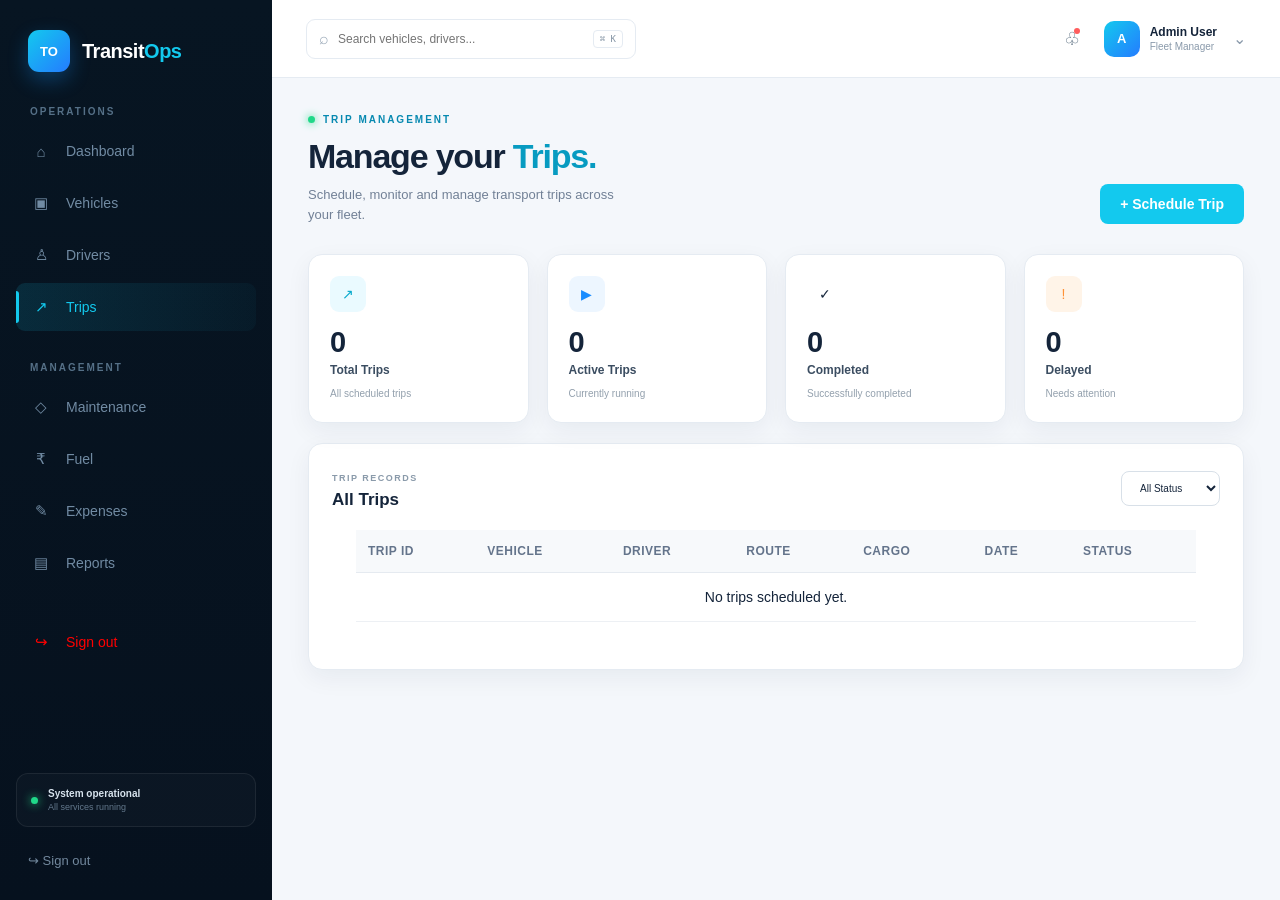
<file: pages/trips.html>
<!DOCTYPE html>
<html lang="en">
<head>
    <meta charset="UTF-8">
    <meta name="viewport" content="width=device-width, initial-scale=1.0">

    <title>TransitOps | Trips0</title>

    <!-- Dashboard CSS -->
    <link rel="stylesheet" href="../css/dashboard.css">
    <link rel="stylesheet" href="../css/trips.css">
</head>

<body>

    <div class="dashboard-layout">

        <!-- ================= SIDEBAR ================= -->
        <aside class="sidebar">

            <!-- Logo -->
            <div class="brand">
                <div class="brand-logo">TO</div>

                <div class="brand-name">
                    Transit<span>Ops</span>
                </div>
            </div>


            <!-- Operations -->
            <div class="menu-section">
                <p class="menu-title">OPERATIONS</p>

            <a href="dashboard.html" class="menu-item">
                <span class="menu-icon">⌂</span>
                <span>Dashboard</span>
            </a>

            <a href="vehicles.html" class="menu-item">
                <span class="menu-icon">▣</span>
                <span>Vehicles</span>
            </a>

            <a href="drivers.html" class="menu-item">
                <span class="menu-icon">♙</span>
                <span>Drivers</span>
            </a>

            <a href="trips.html" class="menu-item active">
                <span class="menu-icon">↗</span>
                <span>Trips</span>
            </a>
            </div>


            <div class="menu-section">
                <p class="menu-title">MANAGEMENT</p>

            <a href="maintenance.html" class="menu-item">
                <span class="menu-icon">◇</span>
                <span>Maintenance</span>
            </a>

            <a href="fuel.html" class="menu-item">
                <span class="menu-icon">₹</span>
                <span>Fuel</span>
            </a>

            <a href="expenses.html" class="menu-item">
                <span class="menu-icon">✎</span>
                <span>Expenses</span>
            </a>

            <a href="reports.html" class="menu-item">
                <span class="menu-icon">▤</span>
                <span>Reports</span>
            </a>
            </div>


            <div class="menu-section">
            <a href="index.html" class="menu-item sign-out-link">
                <span class="menu-icon">↪</span>
                <span>Sign out</span>
            </a>
            </div>


            <!-- Bottom status -->
            <div class="sidebar-bottom">

                <div class="system-status">
                    <span class="status-dot"></span>

                    <div>
                        <strong>System operational</strong>
                        <small>All services running</small>
                    </div>
                </div>

                <button class="logout-btn" id="logoutBtn">
                    <span>↪</span>
                    Sign out
                </button>

            </div>

        </aside>



        <!-- ================= MAIN AREA ================= -->
        <main class="main-content">


            <!-- ================= TOPBAR ================= -->
            <header class="topbar">

                <div class="topbar-left">

                    <button class="mobile-menu" id="mobileMenu">
                        ☰
                    </button>

                    <div class="search-box">
                        <span>⌕</span>
                        <input
                            type="text"
                            placeholder="Search vehicles, drivers..."
                        >
                        <kbd>⌘ K</kbd>
                    </div>

                </div>


                <div class="topbar-right">

                    <button class="notification-btn">
                        ♧
                        <span class="notification-dot"></span>
                    </button>

                    <div class="profile">

                        <div class="profile-avatar" id="sharedProfileAvatar">
                            A
                        </div>

                        <div class="profile-info">
                            <strong id="sharedProfileName">Admin User</strong>
                            <small id="sharedProfileRole">Fleet Manager</small>
                        </div>

                        <span class="profile-arrow">⌄</span>

                    </div>

                </div>

            </header>



            <!-- ================= CONTENT ================= -->
            <section class="dashboard-content">

    <!-- PAGE HEADER -->
    <div class="welcome-section">
        <div>
            <div class="live-label">
                <span></span>
                TRIP MANAGEMENT
            </div>

            <h1>
                Manage your <span>Trips.</span>
            </h1>

            <p>
                Schedule, monitor and manage transport trips across your fleet.
            </p>
        </div>

        <button class="primary-btn" id="addTripBtn">
            + Schedule Trip
        </button>
    </div>


    <!-- TRIP STATS -->
    <div class="stats-grid">

        <div class="stat-card">
            <div class="stat-top">
                <div class="stat-icon cyan">↗</div>
            </div>

            <h2 id="totalTrips">0</h2>
            <p>Total Trips</p>
            <span class="stat-detail">All scheduled trips</span>
        </div>


        <div class="stat-card">
            <div class="stat-top">
                <div class="stat-icon blue">▶</div>
            </div>

            <h2 id="activeTrips">0</h2>
            <p>Active Trips</p>
            <span class="stat-detail">Currently running</span>
        </div>


        <div class="stat-card">
            <div class="stat-top">
                <div class="stat-icon green">✓</div>
            </div>

            <h2 id="completedTrips">0</h2>
            <p>Completed</p>
            <span class="stat-detail">Successfully completed</span>
        </div>


        <div class="stat-card">
            <div class="stat-top">
                <div class="stat-icon orange">!</div>
            </div>

            <h2 id="delayedTrips">0</h2>
            <p>Delayed</p>
            <span class="stat-detail">Needs attention</span>
        </div>

    </div>


    <!-- TRIP FORM -->
    <div class="panel" id="tripFormPanel" style="display: none;">

        <div class="panel-header">
            <div>
                <small>NEW TRIP</small>
                <h2>Schedule a Trip</h2>
            </div>
        </div>

        <form id="tripForm">

            <div class="form-grid">

                <div class="form-group">
                    <label>Vehicle</label>
                    <select id="vehicle" required>
                        <option value="">Select vehicle</option>
                    </select>
                </div>


                <div class="form-group">
                    <label>Driver</label>
                    <select id="driver" required>
                        <option value="">Select driver</option>
                    </select>
                </div>


                <div class="form-group">
                    <label>Source</label>
                    <input
                        type="text"
                        id="source"
                        placeholder="Enter source"
                        required
                    >
                </div>


                <div class="form-group">
                    <label>Destination</label>
                    <input
                        type="text"
                        id="destination"
                        placeholder="Enter destination"
                        required
                    >
                </div>


                <div class="form-group">
                    <label>Cargo</label>
                    <input
                        type="text"
                        id="cargo"
                        placeholder="Enter cargo details"
                        required
                    >
                </div>


                <div class="form-group">
                    <label>Cargo Weight (kg)</label>
                    <input
                        type="number"
                        id="cargoWeight"
                        placeholder="Enter weight"
                        min="0"
                        required
                    >
                </div>


                <div class="form-group">
                    <label>Departure Date</label>
                    <input
                        type="date"
                        id="departureDate"
                        required
                    >
                </div>


                <div class="form-group">
                    <label>Departure Time</label>
                    <input
                        type="time"
                        id="departureTime"
                        required
                    >
                </div>

            </div>


            <div class="form-actions">
                <button type="button" class="secondary-btn" id="cancelTripBtn">
                    Cancel
                </button>

                <button type="submit" class="primary-btn">
                    Create Trip
                </button>
            </div>

        </form>

    </div>


    <!-- TRIPS TABLE -->
    <div class="panel">

        <div class="panel-header">

            <div>
                <small>TRIP RECORDS</small>
                <h2>All Trips</h2>
            </div>

            <div>
                <select id="statusFilter">
                    <option value="all">All Status</option>
                    <option value="Scheduled">Scheduled</option>
                    <option value="On Route">On Route</option>
                    <option value="Completed">Completed</option>
                    <option value="Delayed">Delayed</option>
                    <option value="Cancelled">Cancelled</option>
                </select>
            </div>

        </div>


        <div class="table-container">

            <table>

                <thead>
                    <tr>
                        <th>Trip ID</th>
                        <th>Vehicle</th>
                        <th>Driver</th>
                        <th>Route</th>
                        <th>Cargo</th>
                        <th>Date</th>
                        <th>Status</th>
                    </tr>
                </thead>

                <tbody id="tripsTableBody">

                    <tr>
                        <td colspan="7" style="text-align: center;">
                            No trips scheduled yet.
                        </td>
                    </tr>

                </tbody>

            </table>

        </div>

    </div>

</section>

        </main>

    </div>


    <script src="../js/shared.js"></script>
    <script src="../js/trips.js"></script>

</body>
</html>
</file>
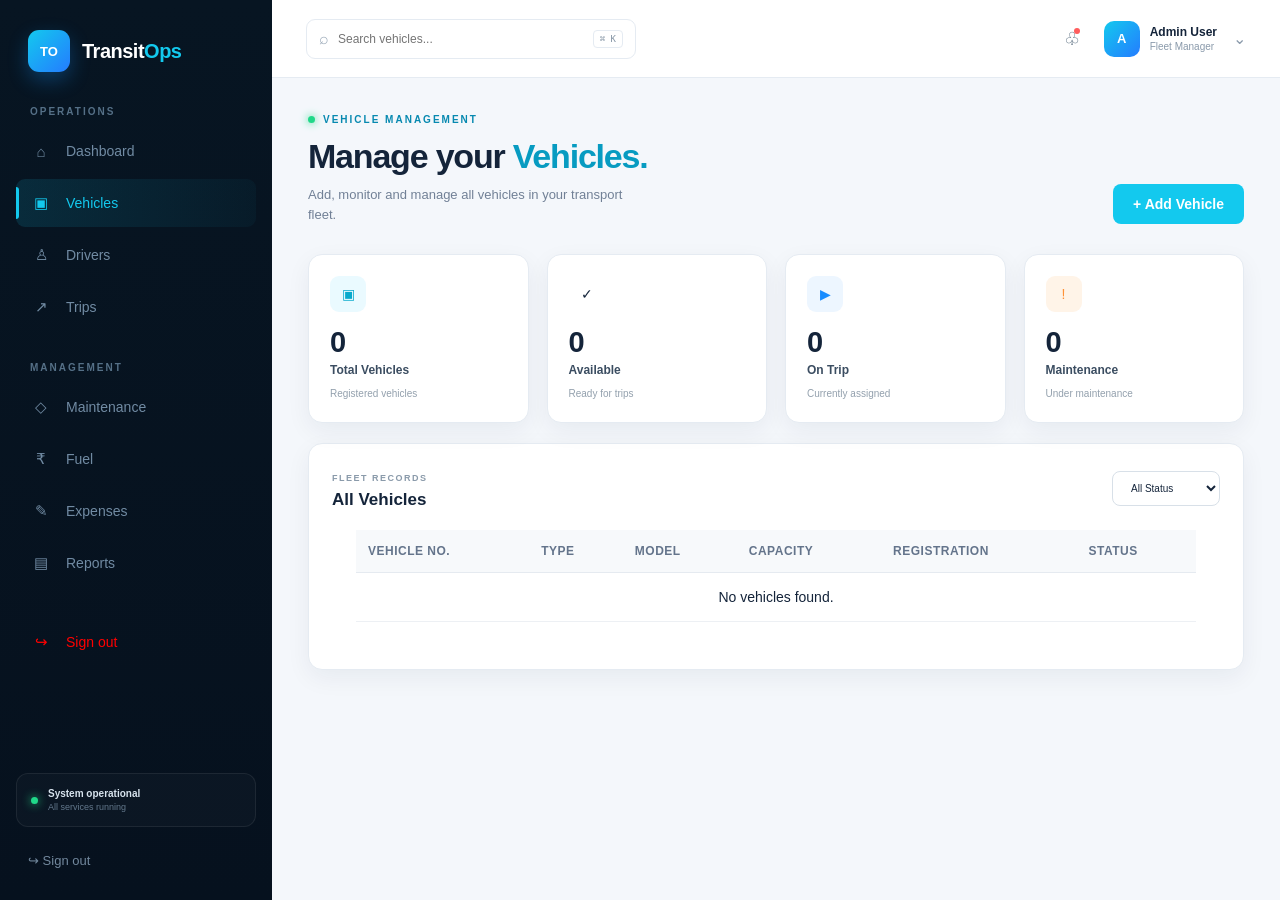
<file: pages/vehicles.html>
<!DOCTYPE html>
<html lang="en">

<head>
    <meta charset="UTF-8">
    <meta name="viewport" content="width=device-width, initial-scale=1.0">

    <title>TransitOps | Vehicles</title>

    <!-- Existing project styling -->
    <link rel="stylesheet" href="../css/dashboard.css">

    <!-- Vehicle page styling -->
    <link rel="stylesheet" href="../css/vehicles.css">
</head>

<body>

    <!-- SIDEBAR -->
    <aside class="sidebar">

        <div class="brand">
            <div class="brand-logo">TO</div>
            <div class="brand-name">Transit<span>Ops</span></div>
        </div>

        <div class="menu-section">
            <p class="menu-title">OPERATIONS</p>

        <a href="dashboard.html" class="menu-item">
            <span class="menu-icon">⌂</span>
            <span>Dashboard</span>
        </a>

        <a href="vehicles.html" class="menu-item active">
            <span class="menu-icon">▣</span>
            <span>Vehicles</span>
        </a>

        <a href="drivers.html" class="menu-item">
            <span class="menu-icon">♙</span>
            <span>Drivers</span>
        </a>

        <a href="trips.html" class="menu-item">
            <span class="menu-icon">↗</span>
            <span>Trips</span>
        </a>
        </div>


        <div class="menu-section">
            <p class="menu-title">MANAGEMENT</p>

        <a href="maintenance.html" class="menu-item">
            <span class="menu-icon">◇</span>
            <span>Maintenance</span>
        </a>

        <a href="fuel.html" class="menu-item">
            <span class="menu-icon">₹</span>
            <span>Fuel</span>
        </a>

        <a href="expenses.html" class="menu-item">
            <span class="menu-icon">✎</span>
            <span>Expenses</span>
        </a>

        <a href="reports.html" class="menu-item">
            <span class="menu-icon">▤</span>
            <span>Reports</span>
        </a>
        </div>


        <div class="menu-section">
        <a href="index.html" class="menu-item sign-out-link">
            <span class="menu-icon">↪</span>
            <span>Sign out</span>
        </a>
        </div>


        <div class="sidebar-bottom">

            <div class="system-status">
                <span class="status-dot"></span>

                <div>
                    <strong>System operational</strong>
                    <small>All services running</small>
                </div>
            </div>

            <button class="logout-btn" id="logoutBtn">
                <span>↪</span>
                Sign out
            </button>

        </div>

    </aside>


    <!-- MAIN CONTENT -->
    <main class="main-content">

        <!-- TOPBAR -->
        <header class="topbar">

            <div class="topbar-left">

                <button class="mobile-menu" id="mobileMenu">
                    ☰
                </button>

                <div class="search-box">
                    <span>⌕</span>
                    <input type="text" placeholder="Search vehicles...">
                    <kbd>⌘ K</kbd>
                </div>

            </div>

            <div class="topbar-right">

                <button class="notification-btn">
                    ♧
                    <span class="notification-dot"></span>
                </button>

                <div class="profile">
                    <div class="profile-avatar" id="sharedProfileAvatar">A</div>

                    <div class="profile-info">
                        <strong id="sharedProfileName">Admin User</strong>
                        <small id="sharedProfileRole">Fleet Manager</small>
                    </div>

                    <span class="profile-arrow">⌄</span>
                </div>

            </div>

        </header>


        <!-- VEHICLES CONTENT -->
        <section class="dashboard-content">

            <!-- PAGE HEADER -->
            <div class="welcome-section">

                <div>

                    <div class="live-label">
                        <span></span>
                        VEHICLE MANAGEMENT
                    </div>

                    <h1>
                        Manage your <span>Vehicles.</span>
                    </h1>

                    <p>
                        Add, monitor and manage all vehicles in your transport fleet.
                    </p>

                </div>

                <button class="primary-btn" id="addVehicleBtn">
                    + Add Vehicle
                </button>

            </div>


            <!-- VEHICLE STATS -->
            <div class="stats-grid">

                <div class="stat-card">
                    <div class="stat-top">
                        <div class="stat-icon cyan">▣</div>
                    </div>

                    <h2 id="totalVehicles">0</h2>
                    <p>Total Vehicles</p>
                    <span class="stat-detail">Registered vehicles</span>
                </div>


                <div class="stat-card">
                    <div class="stat-top">
                        <div class="stat-icon green">✓</div>
                    </div>

                    <h2 id="availableVehicles">0</h2>
                    <p>Available</p>
                    <span class="stat-detail">Ready for trips</span>
                </div>


                <div class="stat-card">
                    <div class="stat-top">
                        <div class="stat-icon blue">▶</div>
                    </div>

                    <h2 id="onTripVehicles">0</h2>
                    <p>On Trip</p>
                    <span class="stat-detail">Currently assigned</span>
                </div>


                <div class="stat-card">
                    <div class="stat-top">
                        <div class="stat-icon orange">!</div>
                    </div>

                    <h2 id="maintenanceVehicles">0</h2>
                    <p>Maintenance</p>
                    <span class="stat-detail">Under maintenance</span>
                </div>

            </div>


            <!-- ADD VEHICLE FORM -->
            <div class="panel" id="vehicleFormPanel" style="display: none;">

                <div class="panel-header">

                    <div>
                        <small>NEW VEHICLE</small>
                        <h2>Add Vehicle</h2>
                    </div>

                </div>


                <form id="vehicleForm">

                    <div class="form-grid">

                        <div class="form-group">
                            <label>Vehicle Number</label>
                            <input
                                type="text"
                                id="vehicleNumber"
                                placeholder="e.g. PB10AB1234"
                                required
                            >
                        </div>


                        <div class="form-group">
                            <label>Vehicle Type</label>

                            <select id="vehicleType" required>

                                <option value="">
                                    Select vehicle type
                                </option>

                                <option value="Truck">
                                    Truck
                                </option>

                                <option value="Van">
                                    Van
                                </option>

                                <option value="Bus">
                                    Bus
                                </option>

                                <option value="Tanker">
                                    Tanker
                                </option>

                            </select>

                        </div>


                        <div class="form-group">

                            <label>Model</label>

                            <input
                                type="text"
                                id="vehicleModel"
                                placeholder="Enter vehicle model"
                                required
                            >

                        </div>


                        <div class="form-group">

                            <label>Capacity (kg)</label>

                            <input
                                type="number"
                                id="vehicleCapacity"
                                placeholder="Enter capacity"
                                min="1"
                                required
                            >

                        </div>


                        <div class="form-group">

                            <label>Registration Date</label>

                            <input
                                type="date"
                                id="registrationDate"
                                required
                            >

                        </div>


                        <div class="form-group">

                            <label>Status</label>

                            <select id="vehicleStatus" required>

                                <option value="Available">
                                    Available
                                </option>

                                <option value="On Trip">
                                    On Trip
                                </option>

                                <option value="Maintenance">
                                    Maintenance
                                </option>

                            </select>

                        </div>

                    </div>


                    <div class="form-actions">

                        <button
                            type="button"
                            class="secondary-btn"
                            id="cancelVehicleBtn"
                        >
                            Cancel
                        </button>

                        <button
                            type="submit"
                            class="primary-btn"
                        >
                            Add Vehicle
                        </button>

                    </div>

                </form>

            </div>


            <!-- VEHICLE TABLE -->
            <div class="panel">

                <div class="panel-header">

                    <div>

                        <small>FLEET RECORDS</small>

                        <h2>All Vehicles</h2>

                    </div>


                    <select id="vehicleStatusFilter">

                        <option value="all">
                            All Status
                        </option>

                        <option value="Available">
                            Available
                        </option>

                        <option value="On Trip">
                            On Trip
                        </option>

                        <option value="Maintenance">
                            Maintenance
                        </option>

                    </select>

                </div>


                <div class="table-container">

                    <table>

                        <thead>

                            <tr>

                                <th>Vehicle No.</th>
                                <th>Type</th>
                                <th>Model</th>
                                <th>Capacity</th>
                                <th>Registration</th>
                                <th>Status</th>

                            </tr>

                        </thead>


                        <tbody id="vehiclesTableBody">

                            <tr>

                                <td
                                    colspan="6"
                                    style="text-align: center;"
                                >
                                    No vehicles registered yet.
                                </td>

                            </tr>

                        </tbody>

                    </table>

                </div>

            </div>

        </section>

    </main>


    <script src="../js/shared.js"></script>
    <script src="../js/vehicles.js"></script>

</body>

</html>
</file>
<file: css/style.css>
/* =========================================================
   TRANSITOPS
   Smart Transport Operations Platform
   Login Page
========================================================= */


/* =========================================================
   RESET
========================================================= */

* {
    margin: 0;
    padding: 0;
    box-sizing: border-box;
}

html {
    font-size: 16px;
    scroll-behavior: smooth;
}

body {
    min-height: 100vh;
    font-family:
        Inter,
        ui-sans-serif,
        system-ui,
        -apple-system,
        BlinkMacSystemFont,
        "Segoe UI",
        sans-serif;

    background: #07111f;
    color: #f8fafc;
}

button,
input {
    font: inherit;
}

button {
    border: none;
    cursor: pointer;
}

a {
    text-decoration: none;
}


/* =========================================================
   PAGE
========================================================= */

.login-page {
    min-height: 100vh;
    display: grid;
    grid-template-columns: 1.18fr 0.82fr;
}


/* =========================================================
   LEFT OPERATIONS PANEL
========================================================= */

.operations-panel {
    position: relative;
    min-height: 100vh;
    overflow: hidden;
    padding: 42px 56px;

    background:
        radial-gradient(
            circle at 20% 20%,
            rgba(34, 211, 238, 0.09),
            transparent 30%
        ),
        radial-gradient(
            circle at 80% 70%,
            rgba(59, 130, 246, 0.08),
            transparent 30%
        ),
        #07111f;
}


/* Background grid */

.panel-grid {
    position: absolute;
    inset: 0;

    background-image:
        linear-gradient(
            rgba(148, 163, 184, 0.035) 1px,
            transparent 1px
        ),
        linear-gradient(
            90deg,
            rgba(148, 163, 184, 0.035) 1px,
            transparent 1px
        );

    background-size: 44px 44px;

    mask-image:
        linear-gradient(
            to bottom,
            black,
            transparent 92%
        );

    pointer-events: none;
}


/* Decorative glow */

.operations-panel::before {
    content: "";
    position: absolute;

    width: 420px;
    height: 420px;

    left: -220px;
    bottom: -220px;

    border-radius: 50%;

    background: rgba(34, 211, 238, 0.08);

    filter: blur(90px);
}


/* =========================================================
   BRAND
========================================================= */

.brand {
    position: relative;
    z-index: 2;

    display: flex;
    align-items: center;
    gap: 12px;
}

.brand-mark {
    width: 42px;
    height: 42px;

    display: grid;
    place-items: center;

    border-radius: 11px;

    background: linear-gradient(
        135deg,
        #22d3ee,
        #2563eb
    );

    box-shadow:
        0 10px 30px rgba(34, 211, 238, 0.18);
}

.brand-mark span {
    color: #ffffff;
    font-size: 13px;
    font-weight: 800;
    letter-spacing: -0.5px;
}

.brand-name {
    color: #f8fafc;

    font-size: 21px;
    font-weight: 500;

    letter-spacing: -0.7px;
}

.brand-name strong {
    color: #22d3ee;
    font-weight: 750;
}


/* =========================================================
   OPERATIONS CONTENT
========================================================= */

.operations-content {
    position: relative;
    z-index: 2;

    max-width: 720px;

    margin: 90px auto 0;
}

.eyebrow {
    display: inline-flex;
    align-items: center;
    gap: 9px;

    padding: 8px 12px;

    border: 1px solid rgba(34, 211, 238, 0.15);
    border-radius: 999px;

    background: rgba(34, 211, 238, 0.05);

    color: #67e8f9;

    font-size: 10px;
    font-weight: 750;

    letter-spacing: 1.5px;
}

.status-dot {
    width: 6px;
    height: 6px;

    border-radius: 50%;

    background: #22c55e;

    box-shadow:
        0 0 0 4px rgba(34, 197, 94, 0.1),
        0 0 12px rgba(34, 197, 94, 0.8);

    animation: pulseStatus 2s infinite;
}

@keyframes pulseStatus {
    0%,
    100% {
        opacity: 1;
    }

    50% {
        opacity: 0.45;
    }
}


/* Hero */

.operations-content h1 {
    margin-top: 22px;

    color: #f8fafc;

    font-size: clamp(40px, 4vw, 60px);
    line-height: 1.03;

    letter-spacing: -2.8px;

    font-weight: 720;
}

.operations-content h1 span {
    color: #22d3ee;
}

.hero-description {
    max-width: 480px;

    margin-top: 20px;

    color: #94a3b8;

    font-size: 15px;
    line-height: 1.7;
}


/* =========================================================
   ROUTE CARD
========================================================= */

.route-card {
    position: relative;

    margin-top: 38px;

    border: 1px solid rgba(148, 163, 184, 0.1);
    border-radius: 18px;

    overflow: hidden;

    background: rgba(13, 27, 42, 0.82);

    backdrop-filter: blur(16px);

    box-shadow:
        0 25px 60px rgba(0, 0, 0, 0.22);
}


/* Route Header */

.route-header {
    display: flex;
    align-items: center;
    justify-content: space-between;

    padding: 18px 20px;

    border-bottom: 1px solid rgba(148, 163, 184, 0.08);
}

.route-header > div {
    display: flex;
    flex-direction: column;
    gap: 5px;
}

.route-label {
    color: #64748b;

    font-size: 9px;
    font-weight: 750;

    letter-spacing: 1.5px;
}

.route-header strong {
    color: #e2e8f0;

    font-size: 13px;
    font-weight: 600;
}

.route-status {
    padding: 6px 9px;

    border-radius: 6px;

    background: rgba(34, 197, 94, 0.08);

    color: #4ade80;

    font-size: 9px;
    font-weight: 750;

    letter-spacing: 0.8px;
}


/* Map */

.route-map {
    position: relative;

    height: 190px;

    overflow: hidden;

    background:
        radial-gradient(
            circle at 30% 50%,
            rgba(34, 211, 238, 0.06),
            transparent 35%
        ),
        #091827;
}

.map-grid {
    position: absolute;
    inset: 0;

    opacity: 0.35;

    background-image:
        linear-gradient(
            rgba(148, 163, 184, 0.05) 1px,
            transparent 1px
        ),
        linear-gradient(
            90deg,
            rgba(148, 163, 184, 0.05) 1px,
            transparent 1px
        );

    background-size: 30px 30px;
}


/* Route */

.route-line {
    position: absolute;

    top: 50%;
    left: 12%;
    right: 12%;

    height: 2px;

    background:
        repeating-linear-gradient(
            90deg,
            #22d3ee 0,
            #22d3ee 8px,
            transparent 8px,
            transparent 14px
        );

    opacity: 0.65;

    transform: translateY(-50%);
}


/* Route points */

.route-point {
    position: absolute;

    top: calc(50% - 5px);

    width: 10px;
    height: 10px;

    border: 2px solid #22d3ee;
    border-radius: 50%;

    background: #091827;

    z-index: 3;
}

.point-start {
    left: 11%;
}

.point-end {
    right: 11%;
}

.route-point span {
    position: absolute;

    inset: 2px;

    border-radius: 50%;

    background: #22d3ee;
}


/* Labels */

.location-label {
    position: absolute;

    top: calc(50% + 17px);

    color: #64748b;

    font-size: 8px;
    font-weight: 750;

    letter-spacing: 1px;
}

.label-start {
    left: 8%;
}

.label-end {
    right: 8%;
}


/* =========================================================
   VEHICLE ANIMATION
========================================================= */

.vehicle-marker {
    position: absolute;

    top: 50%;

    left: 15%;

    z-index: 5;

    transform: translate(-50%, -50%);

    animation: vehicleMove 6s ease-in-out infinite;
}

.vehicle-pulse {
    position: absolute;

    width: 40px;
    height: 40px;

    top: 50%;
    left: 50%;

    transform: translate(-50%, -50%);

    border-radius: 50%;

    background: rgba(34, 211, 238, 0.08);

    animation: vehiclePulse 2s infinite;
}

.vehicle-icon {
    position: relative;

    width: 34px;
    height: 34px;

    display: grid;
    place-items: center;

    border: 1px solid rgba(34, 211, 238, 0.35);
    border-radius: 9px;

    background: #0d2638;

    box-shadow:
        0 8px 25px rgba(0, 0, 0, 0.35);
}

.vehicle-icon svg {
    width: 18px;
    height: 18px;

    fill: none;
    stroke: #67e8f9;

    stroke-width: 1.7;
    stroke-linecap: round;
    stroke-linejoin: round;
}

@keyframes vehicleMove {
    0% {
        left: 15%;
    }

    50% {
        left: 62%;
    }

    100% {
        left: 85%;
    }
}

@keyframes vehiclePulse {
    0%,
    100% {
        transform: translate(-50%, -50%) scale(0.8);
        opacity: 0.25;
    }

    50% {
        transform: translate(-50%, -50%) scale(1.3);
        opacity: 0.7;
    }
}


/* Vehicle details */

.vehicle-info {
    display: grid;
    grid-template-columns: 1fr 1fr 0.7fr;

    padding: 15px 20px;

    border-top: 1px solid rgba(148, 163, 184, 0.06);
}

.vehicle-details {
    display: flex;
    flex-direction: column;
    gap: 5px;
}

.vehicle-details span {
    color: #475569;

    font-size: 8px;
    font-weight: 750;

    letter-spacing: 1.2px;
}

.vehicle-details strong {
    color: #cbd5e1;

    font-size: 11px;
    font-weight: 550;
}


/* =========================================================
   STATS
========================================================= */

.operations-stats {
    display: flex;
    align-items: center;

    margin-top: 30px;
}

.stat-item {
    display: flex;
    flex-direction: column;

    gap: 5px;

    min-width: 130px;
}

.stat-value {
    color: #f1f5f9;

    font-size: 22px;
    font-weight: 650;

    letter-spacing: -0.8px;
}

.stat-label {
    color: #64748b;

    font-size: 9px;
    font-weight: 600;

    letter-spacing: 0.4px;
}

.stat-divider {
    width: 1px;
    height: 32px;

    margin: 0 25px;

    background: rgba(148, 163, 184, 0.12);
}


/* =========================================================
   LEFT FOOTER
========================================================= */

.operations-footer {
    position: absolute;

    bottom: 35px;
    left: 56px;
    right: 56px;

    z-index: 2;

    display: flex;
    align-items: center;
    justify-content: space-between;

    color: #475569;

    font-size: 9px;
    font-weight: 650;

    letter-spacing: 0.8px;
}

.operations-footer > span:first-child {
    display: flex;
    align-items: center;
    gap: 8px;
}

.online-indicator {
    width: 5px;
    height: 5px;

    border-radius: 50%;

    background: #22c55e;

    box-shadow:
        0 0 10px rgba(34, 197, 94, 0.8);
}


/* =========================================================
   RIGHT LOGIN PANEL
========================================================= */

.login-panel {
    position: relative;

    min-height: 100vh;

    display: flex;
    align-items: center;
    justify-content: center;

    padding: 50px;

    background: #f8fafc;
}

.login-container {
    width: min(100%, 420px);
}


/* Mobile brand hidden on desktop */

.mobile-brand {
    display: none;
}


/* Login Header */

.login-header {
    margin-bottom: 35px;
}

.welcome-label {
    color: #0891b2;

    font-size: 10px;
    font-weight: 800;

    letter-spacing: 1.7px;
}

.login-header h2 {
    margin-top: 10px;

    color: #0f172a;

    font-size: 32px;
    line-height: 1.15;

    letter-spacing: -1.4px;

    font-weight: 720;
}

.login-header h2 span {
    color: #0891b2;
}

.login-header p {
    max-width: 360px;

    margin-top: 12px;

    color: #64748b;

    font-size: 13px;
    line-height: 1.6;
}


/* =========================================================
   FORM
========================================================= */

.form-group {
    margin-bottom: 22px;
}

.form-group label,
.label-row label {
    display: block;

    margin-bottom: 8px;

    color: #334155;

    font-size: 11px;
    font-weight: 650;
}

.label-row {
    display: flex;
    align-items: center;
    justify-content: space-between;
}

.label-row label {
    margin-bottom: 8px;
}

.label-row a {
    color: #0891b2;

    font-size: 10px;
    font-weight: 650;
}

.label-row a:hover {
    text-decoration: underline;
}


/* Input */

.input-wrapper {
    position: relative;
}

.input-icon {
    position: absolute;

    top: 50%;
    left: 15px;

    width: 17px;
    height: 17px;

    transform: translateY(-50%);

    fill: none;
    stroke: #94a3b8;

    stroke-width: 1.5;
    stroke-linecap: round;
    stroke-linejoin: round;

    pointer-events: none;

    transition: stroke 0.2s ease;
}

.input-wrapper:focus-within .input-icon {
    stroke: #0891b2;
}

.input-wrapper input {
    width: 100%;
    height: 48px;

    padding: 0 45px;

    border: 1px solid #e2e8f0;
    border-radius: 9px;

    outline: none;

    background: #ffffff;

    color: #0f172a;

    font-size: 12px;

    transition:
        border-color 0.2s ease,
        box-shadow 0.2s ease;
}

.input-wrapper input::placeholder {
    color: #cbd5e1;
}

.input-wrapper input:hover {
    border-color: #cbd5e1;
}

.input-wrapper input:focus {
    border-color: #22b8cf;

    box-shadow:
        0 0 0 3px rgba(34, 184, 207, 0.1);
}


/* Password */

.password-toggle {
    position: absolute;

    top: 50%;
    right: 13px;

    width: 28px;
    height: 28px;

    display: grid;
    place-items: center;

    transform: translateY(-50%);

    background: transparent;

    color: #94a3b8;
}

.password-toggle:hover {
    color: #0891b2;
}

.password-toggle svg {
    width: 17px;
    height: 17px;

    fill: none;
    stroke: currentColor;

    stroke-width: 1.5;
    stroke-linecap: round;
    stroke-linejoin: round;
}


/* Error */

.error-message {
    display: block;

    min-height: 14px;

    margin-top: 5px;

    color: #dc2626;

    font-size: 9px;
}


/* =========================================================
   REMEMBER ME
========================================================= */

.login-options {
    display: flex;
    align-items: center;
    justify-content: space-between;

    margin-top: -2px;
    margin-bottom: 22px;
}

.checkbox-wrapper {
    position: relative;

    display: inline-flex;
    align-items: center;

    gap: 8px;

    color: #64748b;

    font-size: 10px;

    cursor: pointer;
}

.checkbox-wrapper input {
    position: absolute;

    width: 1px;
    height: 1px;

    opacity: 0;
}

.custom-checkbox {
    width: 15px;
    height: 15px;

    display: grid;
    place-items: center;

    border: 1px solid #cbd5e1;
    border-radius: 4px;

    background: white;

    transition: all 0.2s ease;
}

.custom-checkbox svg {
    width: 10px;
    height: 10px;

    fill: none;
    stroke: white;

    stroke-width: 2;
    stroke-linecap: round;
    stroke-linejoin: round;

    opacity: 0;
}

.checkbox-wrapper input:checked + .custom-checkbox {
    border-color: #0891b2;

    background: #0891b2;
}

.checkbox-wrapper input:checked + .custom-checkbox svg {
    opacity: 1;
}


/* =========================================================
   LOGIN BUTTON
========================================================= */

.login-button {
    position: relative;

    width: 100%;
    height: 50px;

    display: flex;
    align-items: center;
    justify-content: center;

    gap: 10px;

    border-radius: 9px;

    background:
        linear-gradient(
            135deg,
            #0891b2,
            #0369a1
        );

    color: white;

    font-size: 11px;
    font-weight: 750;

    letter-spacing: 0.7px;

    box-shadow:
        0 10px 25px rgba(8, 145, 178, 0.2);

    transition:
        transform 0.2s ease,
        box-shadow 0.2s ease;
}

.login-button:hover {
    transform: translateY(-1px);

    box-shadow:
        0 14px 30px rgba(8, 145, 178, 0.28);
}

.login-button:active {
    transform: translateY(0);
}

.button-arrow {
    font-size: 17px;

    transition: transform 0.2s ease;
}

.login-button:hover .button-arrow {
    transform: translateX(4px);
}

.button-loader {
    display: none;

    gap: 4px;
}

.button-loader span {
    width: 4px;
    height: 4px;

    border-radius: 50%;

    background: white;

    animation: loader 0.8s infinite alternate;
}

.button-loader span:nth-child(2) {
    animation-delay: 0.15s;
}

.button-loader span:nth-child(3) {
    animation-delay: 0.3s;
}

.login-button.loading .button-text,
.login-button.loading .button-arrow {
    display: none;
}

.login-button.loading .button-loader {
    display: flex;
}

.login-button.loading {
    pointer-events: none;
}

@keyframes loader {
    from {
        opacity: 0.3;
        transform: translateY(0);
    }

    to {
        opacity: 1;
        transform: translateY(-3px);
    }
}


/* =========================================================
   DEMO ACCESS
========================================================= */

.demo-access {
    display: flex;
    align-items: center;
    gap: 10px;

    margin-top: 20px;
    padding: 12px 14px;

    border: 1px solid #e2e8f0;
    border-radius: 9px;

    background: #f8fafc;
}

.demo-icon {
    width: 25px;
    height: 25px;

    display: grid;
    place-items: center;

    border-radius: 6px;

    background: #e0f2fe;

    color: #0284c7;

    font-size: 12px;
}

.demo-access strong {
    display: block;

    color: #334155;

    font-size: 9px;
    font-weight: 750;
}

.demo-access p {
    margin-top: 3px;

    color: #94a3b8;

    font-family: monospace;

    font-size: 9px;
}

.demo-access p span {
    margin: 0 4px;
}


/* =========================================================
   SECURITY
========================================================= */

.security-note {
    display: flex;
    align-items: center;
    justify-content: center;

    gap: 6px;

    margin-top: 22px;

    color: #94a3b8;

    font-size: 9px;
}

.security-note svg {
    width: 13px;
    height: 13px;

    fill: none;
    stroke: #94a3b8;

    stroke-width: 1.5;
    stroke-linecap: round;
    stroke-linejoin: round;
}


/* Copyright */

.copyright {
    margin-top: 28px;

    text-align: center;

    color: #cbd5e1;

    font-size: 8px;
}


/* =========================================================
   TOAST
========================================================= */

.toast {
    position: fixed;

    right: 25px;
    bottom: 25px;

    z-index: 100;

    display: flex;
    align-items: center;
    gap: 10px;

    max-width: 340px;

    padding: 12px 15px;

    border: 1px solid #dbeafe;
    border-radius: 9px;

    background: #ffffff;

    color: #334155;

    font-size: 10px;
    font-weight: 600;

    box-shadow:
        0 20px 50px rgba(15, 23, 42, 0.15);

    transform: translateY(30px);

    opacity: 0;

    pointer-events: none;

    transition:
        opacity 0.3s ease,
        transform 0.3s ease;
}

.toast.show {
    transform: translateY(0);
    opacity: 1;
}

.toast-icon {
    width: 20px;
    height: 20px;

    display: grid;
    place-items: center;

    border-radius: 50%;

    background: #dcfce7;

    color: #16a34a;

    font-size: 10px;
}


/* =========================================================
   RESPONSIVE
========================================================= */

@media (max-width: 1100px) {

    .login-page {
        grid-template-columns: 1fr 0.85fr;
    }

    .operations-panel {
        padding: 35px;
    }

    .operations-content {
        margin-top: 70px;
    }

    .operations-footer {
        left: 35px;
        right: 35px;
    }

    .vehicle-info {
        grid-template-columns: 1fr 1fr;
        gap: 12px;
    }

    .vehicle-details:last-child {
        display: none;
    }
}


@media (max-width: 850px) {

    .login-page {
        grid-template-columns: 1fr;
    }

    .operations-panel {
        display: none;
    }

    .login-panel {
        min-height: 100vh;

        padding: 40px 25px;

        background:
            radial-gradient(
                circle at 50% 0%,
                rgba(34, 211, 238, 0.08),
                transparent 35%
            ),
            #f8fafc;
    }

    .mobile-brand {
        display: flex;

        align-items: center;
        justify-content: center;

        gap: 10px;

        margin-bottom: 50px;
    }

    .mobile-brand .brand-mark {
        width: 38px;
        height: 38px;
    }

    .mobile-brand .brand-name {
        color: #0f172a;
        font-size: 20px;
    }
}


@media (max-width: 480px) {

    .login-panel {
        padding: 30px 20px;
    }

    .mobile-brand {
        margin-bottom: 40px;
    }

    .login-header h2 {
        font-size: 28px;
    }

    .demo-access {
        align-items: flex-start;
    }

    .security-note {
        text-align: center;
        line-height: 1.5;
    }

    .toast {
        left: 20px;
        right: 20px;
        bottom: 20px;
    }
}
</file>
<file: css/dashboard.css>
/* =========================================
   TRANSITOPS DASHBOARD
========================================= */

* {
    margin: 0;
    padding: 0;
    box-sizing: border-box;
}

:root {
    --navy: #061321;
    --navy-light: #0b1c2d;

    --cyan: #13c9ee;
    --blue: #238cff;

    --bg: #f4f7fb;
    --white: #ffffff;

    --text: #14243a;
    --muted: #718096;
    --border: #e5ebf2;

    --green: #19c37d;
    --orange: #ff9d42;
    --purple: #8b6cff;

    --shadow: 0 8px 25px rgba(18, 38, 63, 0.06);
}


/* =========================================
   BODY
========================================= */

body {
    font-family:
        Inter,
        -apple-system,
        BlinkMacSystemFont,
        "Segoe UI",
        sans-serif;

    background: var(--bg);
    color: var(--text);

    min-height: 100vh;
}


/* =========================================
   MAIN LAYOUT
========================================= */

.dashboard-layout {
    display: flex;
    min-height: 100vh;
}


/* =========================================
   SIDEBAR
========================================= */

.sidebar {
    width: 272px;
    min-width: 272px;

    background:
        linear-gradient(
            180deg,
            #071522 0%,
            #06111e 100%
        );

    color: white;

    padding: 30px 16px 20px;

    display: flex;
    flex-direction: column;

    position: fixed;
    left: 0;
    top: 0;
    bottom: 0;

    z-index: 100;
}


/* Logo */

.brand {
    display: flex;
    align-items: center;

    gap: 12px;

    padding: 0 12px 34px;
}

.brand-logo {
    width: 42px;
    height: 42px;

    border-radius: 11px;

    display: flex;
    align-items: center;
    justify-content: center;

    font-size: 13px;
    font-weight: 800;

    color: white;

    background:
        linear-gradient(
            135deg,
            #13c9ee,
            #247cff
        );

    box-shadow:
        0 8px 20px rgba(20, 150, 255, 0.3);
}

.brand-name {
    font-size: 20px;
    font-weight: 700;
    letter-spacing: -0.5px;
}

.brand-name span {
    color: var(--cyan);
}


/* Menu */

.menu-section {
    margin-bottom: 27px;
}

.menu-title {
    color: #557087;

    font-size: 10px;
    font-weight: 700;

    letter-spacing: 2px;

    margin: 0 14px 10px;
}

.menu-item {
    height: 48px;

    display: flex;
    align-items: center;

    gap: 16px;

    padding: 0 16px;

    margin-bottom: 4px;

    border-radius: 9px;

    color: #718ba3;

    text-decoration: none;

    font-size: 14px;
    font-weight: 500;

    transition: 0.2s ease;

    position: relative;
}

.menu-item:hover {
    background: rgba(255, 255, 255, 0.04);
    color: white;
}

.sign-out-link {
    color: red;
}

.menu-item.active {
    background:
        linear-gradient(
            90deg,
            rgba(19, 201, 238, 0.13),
            rgba(19, 201, 238, 0.04)
        );

    color: var(--cyan);
}

.menu-item.active::before {
    content: "";

    position: absolute;

    left: 0;
    top: 8px;
    bottom: 8px;

    width: 3px;

    background: var(--cyan);

    border-radius: 0 4px 4px 0;
}

.menu-icon {
    width: 18px;

    text-align: center;

    font-size: 15px;
}


/* Sidebar bottom */

.sidebar-bottom {
    margin-top: auto;
}

.system-status {
    display: flex;

    align-items: center;

    gap: 10px;

    padding: 14px;

    border: 1px solid rgba(255, 255, 255, 0.07);

    background: rgba(255, 255, 255, 0.025);

    border-radius: 12px;

    margin-bottom: 14px;
}

.status-dot {
    width: 7px;
    height: 7px;

    background: #20d889;

    border-radius: 50%;

    box-shadow:
        0 0 10px #20d889;
}

.system-status strong {
    display: block;

    font-size: 10px;

    color: #d8e4ee;

    margin-bottom: 3px;
}

.system-status small {
    display: block;

    font-size: 9px;

    color: #63788c;
}

.logout-btn {
    width: 100%;

    background: none;
    border: none;

    color: #72889d;

    padding: 12px;

    text-align: left;

    cursor: pointer;

    font-size: 13px;
}

.logout-btn:hover {
    color: white;
}


/* =========================================
   MAIN CONTENT
========================================= */

.main-content {
    margin-left: 272px;

    width: calc(100% - 272px);

    min-width: 0;
}


/* =========================================
   TOPBAR
========================================= */

.topbar {
    height: 78px;

    background: white;

    border-bottom: 1px solid var(--border);

    padding: 0 34px;

    display: flex;

    align-items: center;

    justify-content: space-between;
}

.topbar-left,
.topbar-right {
    display: flex;
    align-items: center;
}

.search-box {
    width: 330px;

    height: 40px;

    border: 1px solid var(--border);

    border-radius: 9px;

    display: flex;
    align-items: center;

    gap: 9px;

    padding: 0 12px;

    color: #9aa9b8;
}

.search-box input {
    border: none;
    outline: none;

    flex: 1;

    font-size: 12px;

    color: var(--text);
}

.search-box kbd {
    font-size: 9px;

    padding: 3px 6px;

    border: 1px solid var(--border);

    border-radius: 4px;

    color: #8494a4;
}

.notification-btn {
    position: relative;

    border: none;
    background: none;

    font-size: 18px;

    color: #53687b;

    cursor: pointer;

    margin-right: 24px;
}

.notification-dot {
    position: absolute;

    width: 6px;
    height: 6px;

    border-radius: 50%;

    background: #ff5d5d;

    top: 0;
    right: 0;
}

.profile {
    display: flex;
    align-items: center;

    gap: 10px;

    cursor: pointer;
}

.profile-avatar {
    width: 36px;
    height: 36px;

    border-radius: 10px;

    background:
        linear-gradient(
            135deg,
            #13c9ee,
            #247cff
        );

    color: white;

    display: flex;
    align-items: center;
    justify-content: center;

    font-size: 13px;
    font-weight: 700;
}

.profile-info strong {
    display: block;

    font-size: 12px;
}

.profile-info small {
    display: block;

    color: #8a9aab;

    font-size: 10px;

    margin-top: 2px;
}

.profile-arrow {
    color: #8a9aab;

    margin-left: 6px;
}

.mobile-menu {
    display: none;
}


/* =========================================
   DASHBOARD CONTENT
========================================= */

.dashboard-content {
    padding: 36px;

    max-width: 1600px;

    margin: auto;
}


/* Welcome */

.welcome-section {
    display: flex;

    justify-content: space-between;

    align-items: flex-end;

    margin-bottom: 30px;
}

.live-label {
    display: flex;

    align-items: center;

    gap: 8px;

    color: #0789b0;

    font-size: 10px;

    font-weight: 800;

    letter-spacing: 2px;

    margin-bottom: 12px;
}

.live-label span {
    width: 7px;
    height: 7px;

    border-radius: 50%;

    background: #20d889;

    box-shadow: 0 0 8px #20d889;
}

.welcome-section h1 {
    font-size: 34px;

    line-height: 1.15;

    letter-spacing: -1.2px;

    max-width: 400px;
}

.welcome-section h1 span {
    color: #079bc1;
}

.welcome-section p {
    color: var(--muted);

    font-size: 13px;

    line-height: 1.5;

    margin-top: 9px;

    max-width: 330px;
}


/* Date */

.date-card {
    background: white;

    border: 1px solid var(--border);

    border-radius: 12px;

    padding: 15px 18px;

    display: flex;

    align-items: center;

    gap: 12px;

    min-width: 185px;

    box-shadow: var(--shadow);
}

.date-icon {
    width: 34px;
    height: 34px;

    border-radius: 8px;

    display: flex;
    align-items: center;
    justify-content: center;

    background: #effaff;

    color: #079bc1;
}

.date-card small {
    display: block;

    color: #8b9aaa;

    font-size: 8px;

    font-weight: 800;

    letter-spacing: 1px;

    margin-bottom: 4px;
}

.date-card strong {
    font-size: 11px;

    color: #24364b;
}


/* =========================================
   STAT CARDS
========================================= */

.stats-grid {
    display: grid;

    grid-template-columns:
        repeat(4, minmax(0, 1fr));

    gap: 18px;

    margin-bottom: 20px;
}

.stat-card {
    background: white;

    border: 1px solid var(--border);

    border-radius: 14px;

    padding: 21px;

    box-shadow: var(--shadow);

    min-width: 0;

    transition: 0.2s ease;
}

.stat-card:hover {
    transform: translateY(-2px);

    box-shadow:
        0 12px 30px rgba(18, 38, 63, 0.09);
}

.stat-top {
    display: flex;

    justify-content: space-between;

    align-items: center;

    margin-bottom: 14px;
}

.stat-icon {
    width: 36px;
    height: 36px;

    border-radius: 9px;

    display: flex;
    align-items: center;
    justify-content: center;

    font-size: 14px;
}

.stat-icon.blue {
    color: #188cff;
    background: #edf6ff;
}

.stat-icon.purple {
    color: #8b6cff;
    background: #f2efff;
}

.stat-icon.cyan {
    color: #08a9cc;
    background: #eafaff;
}

.stat-icon.orange {
    color: #ff9237;
    background: #fff4e8;
}

.growth {
    padding: 5px 7px;

    border-radius: 5px;

    font-size: 9px;

    font-weight: 700;
}

.growth.positive {
    color: #0a9d68;

    background: #e9fbf3;
}

.stat-card h2 {
    font-size: 29px;

    letter-spacing: -1px;

    margin-bottom: 4px;
}

.stat-card h2 span {
    font-size: 18px;

    color: #8291a0;
}

.stat-card p {
    font-size: 12px;

    font-weight: 600;

    color: #3b4d61;

    margin-bottom: 6px;
}

.stat-detail {
    font-size: 10px;

    color: #93a0ad;
}


/* =========================================
   ANALYTICS
========================================= */

.analytics-grid {
    display: grid;

    grid-template-columns:
        minmax(0, 1.55fr)
        minmax(330px, 1fr);

    gap: 20px;

    margin-bottom: 20px;
}

.panel {
    background: white;

    border: 1px solid var(--border);

    border-radius: 14px;

    padding: 23px;

    box-shadow: var(--shadow);

    min-width: 0;
}

.panel-header {
    display: flex;

    align-items: center;

    justify-content: space-between;

    margin-bottom: 20px;
}

.panel-header small {
    color: #8a9aaa;

    font-size: 9px;

    letter-spacing: 1.5px;

    font-weight: 800;
}

.panel-header h2 {
    font-size: 17px;

    margin-top: 5px;
}

.panel-header select {
    border: 1px solid var(--border);

    border-radius: 7px;

    padding: 7px 9px;

    font-size: 10px;

    color: #637488;

    background: white;

    outline: none;
}


/* =========================================
   CHART
========================================= */

.chart {
    display: flex;

    height: 230px;
}

.chart-y-axis {
    width: 35px;

    display: flex;

    flex-direction: column;

    justify-content: space-between;

    padding: 5px 0 25px;

    color: #a2afbc;

    font-size: 9px;
}

.chart-area {
    flex: 1;

    position: relative;

    border-bottom: 1px solid #dfe6ed;

    display: flex;

    align-items: flex-end;

    padding: 0 10px;
}

.grid-line {
    position: absolute;

    left: 0;
    right: 0;

    border-top: 1px dashed #e7edf2;
}

.line-1 {
    top: 0;
}

.line-2 {
    top: 25%;
}

.line-3 {
    top: 50%;
}

.line-4 {
    top: 75%;
}

.bars {
    position: relative;

    width: 100%;

    height: 100%;

    display: flex;

    justify-content: space-around;

    align-items: flex-end;

    gap: 14px;
}

.bar-wrap {
    height: 100%;

    display: flex;

    flex-direction: column;

    justify-content: flex-end;

    align-items: center;

    gap: 8px;

    flex: 1;

    max-width: 60px;
}

.bar {
    width: 100%;

    max-width: 32px;

    background:
        linear-gradient(
            180deg,
            #14c8ec,
            #1688ed
        );

    border-radius: 6px 6px 2px 2px;

    min-height: 20px;
}

.bar-wrap span {
    font-size: 9px;

    color: #8796a5;
}


/* =========================================
   LIVE TRACKING
========================================= */

.view-btn {
    border: none;

    background: none;

    color: #079bc1;

    font-size: 10px;

    font-weight: 700;

    cursor: pointer;
}

.trip-list {
    display: flex;

    flex-direction: column;
}

.trip-item {
    display: flex;

    align-items: center;

    gap: 12px;

    padding: 13px 0;

    border-bottom: 1px solid #edf1f5;
}

.trip-item:last-child {
    border-bottom: none;
}

.vehicle-icon {
    width: 37px;
    height: 37px;

    border-radius: 9px;

    display: flex;
    align-items: center;
    justify-content: center;

    background: #ecfaff;

    color: #079bc1;

    font-size: 9px;

    font-weight: 800;
}

.trip-info {
    flex: 1;

    min-width: 0;
}

.trip-info strong {
    display: block;

    font-size: 11px;

    margin-bottom: 3px;
}

.trip-info small {
    display: block;

    font-size: 9px;

    color: #8997a6;

    white-space: nowrap;

    overflow: hidden;

    text-overflow: ellipsis;
}

.trip-status {
    font-size: 9px;

    color: #16a56e;

    white-space: nowrap;
}

.trip-dot {
    width: 6px;
    height: 6px;

    display: inline-block;

    border-radius: 50%;

    background: #1bc77f;

    margin-right: 4px;
}

.trip-status.delayed {
    color: #e78a27;
}

.trip-status.delayed .trip-dot {
    background: #ff9d42;
}


/* =========================================
   BOTTOM PANELS
========================================= */

.bottom-grid {
    display: grid;

    grid-template-columns:
        repeat(3, minmax(0, 1fr));

    gap: 20px;
}

.mini-panel {
    background: white;

    border: 1px solid var(--border);

    border-radius: 14px;

    padding: 18px;

    display: flex;

    align-items: center;

    gap: 13px;

    box-shadow: var(--shadow);

    min-width: 0;
}

.mini-icon {
    width: 40px;
    height: 40px;

    flex-shrink: 0;

    border-radius: 10px;

    display: flex;
    align-items: center;
    justify-content: center;

    font-weight: 700;
}

.mini-icon.green {
    color: #0ca66d;
    background: #eafbf4;
}

.mini-icon.orange {
    color: #ec8c2e;
    background: #fff4e8;
}

.mini-icon.blue {
    color: #208bf1;
    background: #edf6ff;
}

.mini-panel > div:nth-child(2) {
    min-width: 0;

    flex: 1;
}

.mini-panel small {
    display: block;

    font-size: 8px;

    font-weight: 800;

    letter-spacing: 1.2px;

    color: #8d9baa;

    margin-bottom: 3px;
}

.mini-panel h3 {
    font-size: 16px;

    margin-bottom: 2px;
}

.mini-panel p {
    font-size: 9px;

    color: #8d9baa;
}

.mini-panel button {
    border: none;

    background: none;

    color: #079bc1;

    font-size: 9px;

    font-weight: 700;

    cursor: pointer;
}


/* =========================================
   RESPONSIVE
========================================= */

@media (max-width: 1100px) {

    .sidebar {
        width: 230px;
        min-width: 230px;
    }

    .main-content {
        margin-left: 230px;

        width: calc(100% - 230px);
    }

    .stats-grid {
        grid-template-columns:
            repeat(2, minmax(0, 1fr));
    }

    .analytics-grid {
        grid-template-columns: 1fr;
    }

    .bottom-grid {
        grid-template-columns:
            1fr;
    }
}


@media (max-width: 750px) {

    .sidebar {
        transform: translateX(-100%);

        transition: 0.25s ease;
    }

    .sidebar.open {
        transform: translateX(0);
    }

    .main-content {
        margin-left: 0;

        width: 100%;
    }

    .mobile-menu {
        display: block;

        border: none;
        background: none;

        font-size: 20px;

        margin-right: 15px;

        cursor: pointer;
    }

    .topbar {
        padding: 0 18px;
    }

    .search-box {
        width: 220px;
    }

    .profile-info,
    .profile-arrow {
        display: none;
    }

    .dashboard-content {
        padding: 25px 18px;
    }

    .welcome-section {
        flex-direction: column;

        align-items: flex-start;

        gap: 20px;
    }

    .stats-grid {
        grid-template-columns: 1fr;
    }

}


@media (max-width: 500px) {

    .search-box {
        display: none;
    }

    .welcome-section h1 {
        font-size: 28px;
    }

    .panel {
        padding: 17px;
    }

    .analytics-grid {
        grid-template-columns: 1fr;
    }

}
</file>
<file: css/drivers.css>
/* =========================================
   TRANSITOPS - DRIVERS PAGE
========================================= */

.primary-btn {
    border: none;
    background: #13c9ee;
    color: white;
    padding: 12px 20px;
    border-radius: 8px;
    font-size: 14px;
    font-weight: 600;
    cursor: pointer;
    transition: 0.2s;
}

.primary-btn:hover {
    background: #0daed0;
}

.secondary-btn {
    border: 1px solid #d8e0e8;
    background: white;
    color: #14243a;
    padding: 11px 20px;
    border-radius: 8px;
    font-size: 14px;
    font-weight: 600;
    cursor: pointer;
}

.secondary-btn:hover {
    background: #f7f9fb;
}


/* =========================================
   DRIVER FORM
========================================= */

#driverFormPanel {
    margin-bottom: 24px;
}

.form-grid {
    display: grid;
    grid-template-columns: repeat(2, 1fr);
    gap: 20px;
    padding: 24px;
}

.form-group {
    display: flex;
    flex-direction: column;
    gap: 8px;
}

.form-group label {
    font-size: 13px;
    font-weight: 600;
    color: #14243a;
}

.form-group input,
.form-group select {
    width: 100%;
    padding: 12px 14px;
    border: 1px solid #d8e0e8;
    border-radius: 8px;
    background: white;
    font-size: 14px;
    color: #14243a;
    outline: none;
    box-sizing: border-box;
}

.form-group input:focus,
.form-group select:focus {
    border-color: #13c9ee;
    box-shadow: 0 0 0 3px rgba(19, 201, 238, 0.1);
}

.form-actions {
    display: flex;
    justify-content: flex-end;
    gap: 12px;
    padding: 0 24px 24px;
}


/* =========================================
   DRIVER TABLE
========================================= */

.table-container {
    width: 100%;
    overflow-x: auto;
    padding: 0 24px 24px;
}

.table-container table {
    width: 100%;
    border-collapse: collapse;
    text-align: left;
}

.table-container th {
    padding: 14px 12px;
    background: #f7f9fb;
    color: #64748b;
    font-size: 12px;
    font-weight: 700;
    text-transform: uppercase;
    letter-spacing: 0.5px;
    border-bottom: 1px solid #e5eaf0;
}

.table-container td {
    padding: 16px 12px;
    color: #14243a;
    font-size: 14px;
    border-bottom: 1px solid #edf0f4;
}

.table-container tbody tr:hover {
    background: #f8fbfd;
}


/* =========================================
   STATUS FILTER
========================================= */

#driverStatusFilter {
    padding: 10px 14px;
    border: 1px solid #d8e0e8;
    border-radius: 8px;
    background: white;
    color: #14243a;
    cursor: pointer;
    outline: none;
}


/* =========================================
   RESPONSIVE
========================================= */

@media (max-width: 900px) {

    .form-grid {
        grid-template-columns: 1fr;
    }

    .welcome-section {
        flex-direction: column;
        align-items: flex-start;
        gap: 20px;
    }

}
</file>
<file: css/expenses.css>
/* ============================================================
   fuel.css — page-specific additions on top of dashboard.css
   Reuses --navy/--cyan/--blue/--border/--muted/--shadow from
   dashboard.css so this page matches the rest of the app.
   ============================================================ */

.form-grid {
  display: grid;
  grid-template-columns: repeat(auto-fit, minmax(160px, 1fr));
  gap: 14px;
  align-items: end;
}
.field { display: flex; flex-direction: column; gap: 6px; }
.field label { font-size: 12px; font-weight: 600; color: var(--muted); }
.field input,
.field select {
  padding: 9px 10px;
  border: 1px solid var(--border);
  border-radius: 7px;
  font-family: inherit;
  font-size: 13.5px;
  background: var(--bg);
}
.field input:focus,
.field select:focus {
  outline: 2px solid var(--cyan);
  outline-offset: 1px;
  background: var(--white);
}
.field-error { font-size: 11.5px; color: #d9534f; min-height: 14px; }

.btn {
  font-family: inherit;
  font-weight: 600;
  font-size: 13.5px;
  padding: 10px 16px;
  border-radius: 7px;
  border: none;
  cursor: pointer;
  transition: filter 0.15s;
}
.btn:hover { filter: brightness(1.08); }
.btn--primary { background: var(--blue); color: #fff; }
.btn--danger { background: transparent; color: #d9534f; border: 1px solid #f3cdc9; padding: 6px 10px; font-size: 12.5px; }

.toolbar { display: flex; gap: 10px; margin-bottom: 14px; flex-wrap: wrap; }
.toolbar input,
.toolbar select {
  padding: 8px 10px;
  border: 1px solid var(--border);
  border-radius: 7px;
  font-size: 13px;
  background: var(--bg);
}

table { width: 100%; border-collapse: collapse; font-size: 13.5px; }
thead th {
  text-align: left;
  font-size: 11px;
  text-transform: uppercase;
  letter-spacing: 0.05em;
  color: var(--muted);
  padding: 10px 8px;
  border-bottom: 1px solid var(--border);
}
tbody td { padding: 11px 8px; border-bottom: 1px solid var(--border); }
tbody tr:hover { background: #fafbfc; }
.mono { font-variant-numeric: tabular-nums; }
.mono {
  font-family: "JetBrains Mono", Consolas, monospace;
  font-variant-numeric: tabular-nums;
}
.empty-row td { text-align: center; color: var(--muted); padding: 30px 0; }

.toast-container { position: fixed; bottom: 22px; right: 22px; display: flex; flex-direction: column; gap: 8px; z-index: 999; }
.toast {
  background: var(--navy);
  color: #fff;
  padding: 11px 16px;
  border-radius: 8px;
  font-size: 13px;
  opacity: 0;
  transform: translateY(6px);
  transition: opacity 0.25s, transform 0.25s;
  box-shadow: var(--shadow);
}
.toast--visible { opacity: 1; transform: translateY(0); }
.toast--success { border-left: 3px solid var(--green); }
.toast--error { border-left: 3px solid #d9534f; }

/* category pills, specific to the expenses table */
.pill {
  display: inline-block;
  padding: 3px 9px;
  border-radius: 20px;
  font-size: 11px;
  font-weight: 600;
}
.pill--toll { background: #fdeee8; color: #c1543c; }
.pill--maintenance { background: #eaf1f5; color: #2c5570; }
.pill--other { background: #eef4ee; color: #4c8c6b; }

/* ============================================================
   Colored stat-card accents — restores the amber/rust/moss
   underline + monospace numbers from the original design,
   layered on top of the shared dashboard .stat-card.
   ============================================================ */
@import url("https://fonts.googleapis.com/css2?family=JetBrains+Mono:wght@600&display=swap");

.stat-card h2 {
  font-family: "Courier New", Consolas, monospace;
  font-weight: 700;
  font-variant-numeric: tabular-nums;
  border-bottom: 3px solid var(--accent, var(--blue));
  display: inline-block;
  padding-bottom: 2px;
}
.stat-card.accent-amber  { --accent: #e0a458; }
.stat-card.accent-rust   { --accent: #c1543c; }
.stat-card.accent-moss   { --accent: #4c8c6b; }
.stat-card.accent-blue   { --accent: var(--blue); }
.stat-card.accent-purple { --accent: var(--purple); }
</file>
<file: css/fuel.css>
/* ============================================================
   fuel.css — page-specific additions on top of dashboard.css
   Reuses --navy/--cyan/--blue/--border/--muted/--shadow from
   dashboard.css so this page matches the rest of the app.
   ============================================================ */

.form-grid {
  display: grid;
  grid-template-columns: repeat(auto-fit, minmax(160px, 1fr));
  gap: 14px;
  align-items: end;
}
.field { display: flex; flex-direction: column; gap: 6px; }
.field label { font-size: 12px; font-weight: 600; color: var(--muted); }
.field input,
.field select {
  padding: 9px 10px;
  border: 1px solid var(--border);
  border-radius: 7px;
  font-family: inherit;
  font-size: 13.5px;
  background: var(--bg);
}
.field input:focus,
.field select:focus {
  outline: 2px solid var(--cyan);
  outline-offset: 1px;
  background: var(--white);
}
.field-error { font-size: 11.5px; color: #d9534f; min-height: 14px; }

.btn {
  font-family: inherit;
  font-weight: 600;
  font-size: 13.5px;
  padding: 10px 16px;
  border-radius: 7px;
  border: none;
  cursor: pointer;
  transition: filter 0.15s;
}
.btn:hover { filter: brightness(1.08); }
.btn--primary { background: var(--blue); color: #fff; }
.btn--danger { background: transparent; color: #d9534f; border: 1px solid #f3cdc9; padding: 6px 10px; font-size: 12.5px; }

.toolbar { display: flex; gap: 10px; margin-bottom: 14px; flex-wrap: wrap; }
.toolbar input,
.toolbar select {
  padding: 8px 10px;
  border: 1px solid var(--border);
  border-radius: 7px;
  font-size: 13px;
  background: var(--bg);
}

table { width: 100%; border-collapse: collapse; font-size: 13.5px; }
thead th {
  text-align: left;
  font-size: 11px;
  text-transform: uppercase;
  letter-spacing: 0.05em;
  color: var(--muted);
  padding: 10px 8px;
  border-bottom: 1px solid var(--border);
}
tbody td { padding: 11px 8px; border-bottom: 1px solid var(--border); }
tbody tr:hover { background: #fafbfc; }
.mono { font-variant-numeric: tabular-nums; }
.mono {
  font-family: "JetBrains Mono", Consolas, monospace;
  font-variant-numeric: tabular-nums;
}
.empty-row td { text-align: center; color: var(--muted); padding: 30px 0; }

.toast-container { position: fixed; bottom: 22px; right: 22px; display: flex; flex-direction: column; gap: 8px; z-index: 999; }
.toast {
  background: var(--navy);
  color: #fff;
  padding: 11px 16px;
  border-radius: 8px;
  font-size: 13px;
  opacity: 0;
  transform: translateY(6px);
  transition: opacity 0.25s, transform 0.25s;
  box-shadow: var(--shadow);
}
.toast--visible { opacity: 1; transform: translateY(0); }
.toast--success { border-left: 3px solid var(--green); }
.toast--error { border-left: 3px solid #d9534f; }

/* ============================================================
   Colored stat-card accents — restores the amber/rust/moss
   underline + monospace numbers from the original design,
   layered on top of the shared dashboard .stat-card.
   ============================================================ */
@import url("https://fonts.googleapis.com/css2?family=JetBrains+Mono:wght@600&display=swap");

.stat-card h2 {
  font-family: "Courier New", Consolas, monospace;
  font-weight: 700;
  font-variant-numeric: tabular-nums;
  border-bottom: 3px solid var(--accent, var(--blue));
  display: inline-block;
  padding-bottom: 2px;
}
.stat-card h2 span { font-family: inherit; }
.stat-card.accent-amber  { --accent: #e0a458; }
.stat-card.accent-rust   { --accent: #c1543c; }
.stat-card.accent-moss   { --accent: #4c8c6b; }
.stat-card.accent-blue   { --accent: var(--blue); }
.stat-card.accent-purple { --accent: var(--purple); }
</file>
<file: css/maintenance.css>
/* =========================================
   TRANSITOPS - MAINTENANCE
========================================= */

.primary-btn {
    border: none;
    background: #13c9ee;
    color: white;
    padding: 12px 20px;
    border-radius: 8px;
    font-size: 14px;
    font-weight: 600;
    cursor: pointer;
}

.primary-btn:hover {
    background: #0daed0;
}

.secondary-btn {
    border: 1px solid #d8e0e8;
    background: white;
    color: #14243a;
    padding: 11px 20px;
    border-radius: 8px;
    font-size: 14px;
    font-weight: 600;
    cursor: pointer;
}

.secondary-btn:hover {
    background: #f7f9fb;
}


/* FORM */

#maintenanceFormPanel {
    margin-bottom: 24px;
}

.form-grid {
    display: grid;
    grid-template-columns: repeat(2, 1fr);
    gap: 20px;
    padding: 24px;
}

.form-group {
    display: flex;
    flex-direction: column;
    gap: 8px;
}

.form-group label {
    font-size: 13px;
    font-weight: 600;
    color: #14243a;
}

.form-group input,
.form-group select,
.form-group textarea {
    width: 100%;
    padding: 12px 14px;
    border: 1px solid #d8e0e8;
    border-radius: 8px;
    background: white;
    font-size: 14px;
    color: #14243a;
    outline: none;
    box-sizing: border-box;
    font-family: inherit;
}

.form-group input:focus,
.form-group select:focus,
.form-group textarea:focus {
    border-color: #13c9ee;
    box-shadow: 0 0 0 3px rgba(19, 201, 238, 0.1);
}

.full-width {
    grid-column: 1 / -1;
}

.form-actions {
    display: flex;
    justify-content: flex-end;
    gap: 12px;
    padding: 0 24px 24px;
}


/* FILTER */

#maintenanceStatusFilter {
    padding: 10px 14px;
    border: 1px solid #d8e0e8;
    border-radius: 8px;
    background: white;
    color: #14243a;
    outline: none;
}


/* TABLE */

.table-container {
    width: 100%;
    overflow-x: auto;
    padding: 0 24px 24px;
}

.table-container table {
    width: 100%;
    border-collapse: collapse;
    text-align: left;
}

.table-container th {
    padding: 14px 12px;
    background: #f7f9fb;
    color: #64748b;
    font-size: 12px;
    font-weight: 700;
    text-transform: uppercase;
    border-bottom: 1px solid #e5eaf0;
}

.table-container td {
    padding: 16px 12px;
    color: #14243a;
    font-size: 14px;
    border-bottom: 1px solid #edf0f4;
}

.table-container tbody tr:hover {
    background: #f8fbfd;
}


.maintenance-status {
    display: inline-block;
    padding: 5px 10px;
    border-radius: 20px;
    font-size: 12px;
    font-weight: 600;
}


/* RESPONSIVE */

@media (max-width: 900px) {

    .form-grid {
        grid-template-columns: 1fr;
    }

    .full-width {
        grid-column: auto;
    }

    .welcome-section {
        flex-direction: column;
        align-items: flex-start;
        gap: 20px;
    }

}
</file>
<file: css/reports.css>
/* ============================================================
   fuel.css — page-specific additions on top of dashboard.css
   Reuses --navy/--cyan/--blue/--border/--muted/--shadow from
   dashboard.css so this page matches the rest of the app.
   ============================================================ */

.form-grid {
  display: grid;
  grid-template-columns: repeat(auto-fit, minmax(160px, 1fr));
  gap: 14px;
  align-items: end;
}
.field { display: flex; flex-direction: column; gap: 6px; }
.field label { font-size: 12px; font-weight: 600; color: var(--muted); }
.field input,
.field select {
  padding: 9px 10px;
  border: 1px solid var(--border);
  border-radius: 7px;
  font-family: inherit;
  font-size: 13.5px;
  background: var(--bg);
}
.field input:focus,
.field select:focus {
  outline: 2px solid var(--cyan);
  outline-offset: 1px;
  background: var(--white);
}
.field-error { font-size: 11.5px; color: #d9534f; min-height: 14px; }

.btn {
  font-family: inherit;
  font-weight: 600;
  font-size: 13.5px;
  padding: 10px 16px;
  border-radius: 7px;
  border: none;
  cursor: pointer;
  transition: filter 0.15s;
}
.btn:hover { filter: brightness(1.08); }
.btn--primary { background: var(--blue); color: #fff; }
.btn--danger { background: transparent; color: #d9534f; border: 1px solid #f3cdc9; padding: 6px 10px; font-size: 12.5px; }

.toolbar { display: flex; gap: 10px; margin-bottom: 14px; flex-wrap: wrap; }
.toolbar input,
.toolbar select {
  padding: 8px 10px;
  border: 1px solid var(--border);
  border-radius: 7px;
  font-size: 13px;
  background: var(--bg);
}

table { width: 100%; border-collapse: collapse; font-size: 13.5px; }
thead th {
  text-align: left;
  font-size: 11px;
  text-transform: uppercase;
  letter-spacing: 0.05em;
  color: var(--muted);
  padding: 10px 8px;
  border-bottom: 1px solid var(--border);
}
tbody td { padding: 11px 8px; border-bottom: 1px solid var(--border); }
tbody tr:hover { background: #fafbfc; }
.mono { font-variant-numeric: tabular-nums; }
.empty-row td { text-align: center; color: var(--muted); padding: 30px 0; }

.toast-container { position: fixed; bottom: 22px; right: 22px; display: flex; flex-direction: column; gap: 8px; z-index: 999; }
.toast {
  background: var(--navy);
  color: #fff;
  padding: 11px 16px;
  border-radius: 8px;
  font-size: 13px;
  opacity: 0;
  transform: translateY(6px);
  transition: opacity 0.25s, transform 0.25s;
  box-shadow: var(--shadow);
}
.toast--visible { opacity: 1; transform: translateY(0); }
.toast--success { border-left: 3px solid var(--green); }
.toast--error { border-left: 3px solid #d9534f; }

/* mini bar-chart rows, specific to the reports page */
.bar-row { display: flex; align-items: center; gap: 10px; margin-bottom: 10px; }
.bar-row__label { width: 110px; font-size: 12.5px; color: var(--muted); flex-shrink: 0; }
.bar-row__track { flex: 1; background: var(--bg); border-radius: 5px; height: 10px; overflow: hidden; }
.bar-row__fill { height: 100%; border-radius: 5px; background: var(--blue); }
.bar-row__value { width: 90px; text-align: right; font-size: 12.5px; flex-shrink: 0; }
.bar-row__value {
  width: 90px;
  text-align: right;
  font-family: "JetBrains Mono", Consolas, monospace;
  font-size: 12.5px;
  font-variant-numeric: tabular-nums;
  flex-shrink: 0;
}
.mono { font-variant-numeric: tabular-nums; }
.mono {
  font-family: "JetBrains Mono", Consolas, monospace;
  font-variant-numeric: tabular-nums;
}

/* ============================================================
   Colored stat-card accents — restores the amber/rust/moss
   underline + monospace numbers from the original design,
   layered on top of the shared dashboard .stat-card.
   ============================================================ */
@import url("https://fonts.googleapis.com/css2?family=JetBrains+Mono:wght@600&display=swap");

.stat-card h2 {
  font-family: "Courier New", Consolas, monospace;
  font-weight: 700;
  font-variant-numeric: tabular-nums;
  border-bottom: 3px solid var(--accent, var(--blue));
  display: inline-block;
  padding-bottom: 2px;
}
.stat-card.accent-amber  { --accent: #e0a458; }
.stat-card.accent-rust   { --accent: #c1543c; }
.stat-card.accent-moss   { --accent: #4c8c6b; }
.stat-card.accent-blue   { --accent: var(--blue); }
.stat-card.accent-purple { --accent: var(--purple); }

/* ============================================================
   Live Conditions panel (weather cards) — Member 4 API work
   ============================================================ */
.weather-grid {
  display: grid;
  grid-template-columns: repeat(auto-fill, minmax(110px, 1fr));
  gap: 10px;
}
.weather-card {
  border: 1px solid var(--border);
  border-radius: 9px;
  padding: 12px 10px;
  text-align: center;
  background: var(--bg);
}
.weather-card--error {
  color: var(--muted);
  font-size: 12.5px;
  display: flex;
  align-items: center;
  justify-content: center;
}
.weather-card__icon { font-size: 22px; line-height: 1; margin-bottom: 4px; }
.weather-card__city { font-size: 12px; font-weight: 600; color: var(--navy); }
.weather-card__temp { font-family: "JetBrains Mono", Consolas, monospace; font-size: 18px; margin-top: 4px; }
.weather-card__label { font-size: 11px; color: var(--muted); margin-top: 2px; }
.weather-card__wind { font-size: 10.5px; color: var(--muted); margin-top: 2px; }
</file>
<file: css/trips.css>
/* =========================================
   TRANSITOPS - TRIPS PAGE
========================================= */

.primary-btn {
    border: none;
    background: #13c9ee;
    color: white;
    padding: 12px 20px;
    border-radius: 8px;
    font-size: 14px;
    font-weight: 600;
    cursor: pointer;
    transition: 0.2s;
}

.primary-btn:hover {
    background: #0daed0;
}

.secondary-btn {
    border: 1px solid #d8e0e8;
    background: white;
    color: #14243a;
    padding: 11px 20px;
    border-radius: 8px;
    font-size: 14px;
    font-weight: 600;
    cursor: pointer;
}


/* =========================================
   TRIP FORM
========================================= */

#tripFormPanel {
    margin-bottom: 24px;
}

.form-grid {
    display: grid;
    grid-template-columns: repeat(2, 1fr);
    gap: 20px;
    padding: 24px;
}

.form-group {
    display: flex;
    flex-direction: column;
    gap: 8px;
}

.form-group label {
    font-size: 13px;
    font-weight: 600;
    color: #14243a;
}

.form-group input,
.form-group select {
    width: 100%;
    padding: 12px 14px;
    border: 1px solid #d8e0e8;
    border-radius: 8px;
    background: white;
    font-size: 14px;
    color: #14243a;
    outline: none;
}

.form-group input:focus,
.form-group select:focus {
    border-color: #13c9ee;
    box-shadow: 0 0 0 3px rgba(19, 201, 238, 0.1);
}

.form-actions {
    display: flex;
    justify-content: flex-end;
    gap: 12px;
    padding: 0 24px 24px;
}


/* =========================================
   TRIP TABLE
========================================= */

.table-container {
    width: 100%;
    overflow-x: auto;
    padding: 0 24px 24px;
}

.table-container table {
    width: 100%;
    border-collapse: collapse;
    text-align: left;
}

.table-container th {
    padding: 14px 12px;
    background: #f7f9fb;
    color: #64748b;
    font-size: 12px;
    font-weight: 700;
    text-transform: uppercase;
    letter-spacing: 0.5px;
    border-bottom: 1px solid #e5eaf0;
}

.table-container td {
    padding: 16px 12px;
    color: #14243a;
    font-size: 14px;
    border-bottom: 1px solid #edf0f4;
}

.table-container tbody tr:hover {
    background: #f8fbfd;
}


/* =========================================
   STATUS FILTER
========================================= */

#statusFilter {
    padding: 10px 14px;
    border: 1px solid #d8e0e8;
    border-radius: 8px;
    background: white;
    color: #14243a;
    cursor: pointer;
    outline: none;
}


/* =========================================
   RESPONSIVE
========================================= */

@media (max-width: 900px) {

    .form-grid {
        grid-template-columns: 1fr;
    }

    .welcome-section {
        flex-direction: column;
        align-items: flex-start;
        gap: 20px;
    }

}
</file>
<file: css/vehicles.css>
/* =========================================
   TRANSITOPS - VEHICLES PAGE
========================================= */

.primary-btn {
    border: none;
    background: #13c9ee;
    color: white;
    padding: 12px 20px;
    border-radius: 8px;
    font-size: 14px;
    font-weight: 600;
    cursor: pointer;
    transition: 0.2s;
}

.primary-btn:hover {
    background: #0daed0;
}

.secondary-btn {
    border: 1px solid #d8e0e8;
    background: white;
    color: #14243a;
    padding: 11px 20px;
    border-radius: 8px;
    font-size: 14px;
    font-weight: 600;
    cursor: pointer;
}


/* =========================================
   VEHICLE FORM
========================================= */

#vehicleFormPanel {
    margin-bottom: 24px;
}

.form-grid {
    display: grid;
    grid-template-columns: repeat(2, 1fr);
    gap: 20px;
    padding: 24px;
}

.form-group {
    display: flex;
    flex-direction: column;
    gap: 8px;
}

.form-group label {
    font-size: 13px;
    font-weight: 600;
    color: #14243a;
}

.form-group input,
.form-group select {
    width: 100%;
    padding: 12px 14px;
    border: 1px solid #d8e0e8;
    border-radius: 8px;
    background: white;
    font-size: 14px;
    color: #14243a;
    outline: none;
}

.form-group input:focus,
.form-group select:focus {
    border-color: #13c9ee;
    box-shadow: 0 0 0 3px rgba(19, 201, 238, 0.1);
}

.form-actions {
    display: flex;
    justify-content: flex-end;
    gap: 12px;
    padding: 0 24px 24px;
}


/* =========================================
   VEHICLE TABLE
========================================= */

.table-container {
    width: 100%;
    overflow-x: auto;
    padding: 0 24px 24px;
}

.table-container table {
    width: 100%;
    border-collapse: collapse;
    text-align: left;
}

.table-container th {
    padding: 14px 12px;
    background: #f7f9fb;
    color: #64748b;
    font-size: 12px;
    font-weight: 700;
    text-transform: uppercase;
    letter-spacing: 0.5px;
    border-bottom: 1px solid #e5eaf0;
}

.table-container td {
    padding: 16px 12px;
    color: #14243a;
    font-size: 14px;
    border-bottom: 1px solid #edf0f4;
}

.table-container tbody tr:hover {
    background: #f8fbfd;
}


/* =========================================
   STATUS FILTER
========================================= */

#vehicleStatusFilter {
    padding: 10px 14px;
    border: 1px solid #d8e0e8;
    border-radius: 8px;
    background: white;
    color: #14243a;
    cursor: pointer;
    outline: none;
}


/* =========================================
   RESPONSIVE
========================================= */

@media (max-width: 900px) {

    .form-grid {
        grid-template-columns: 1fr;
    }

    .welcome-section {
        flex-direction: column;
        align-items: flex-start;
        gap: 20px;
    }

}
</file>
